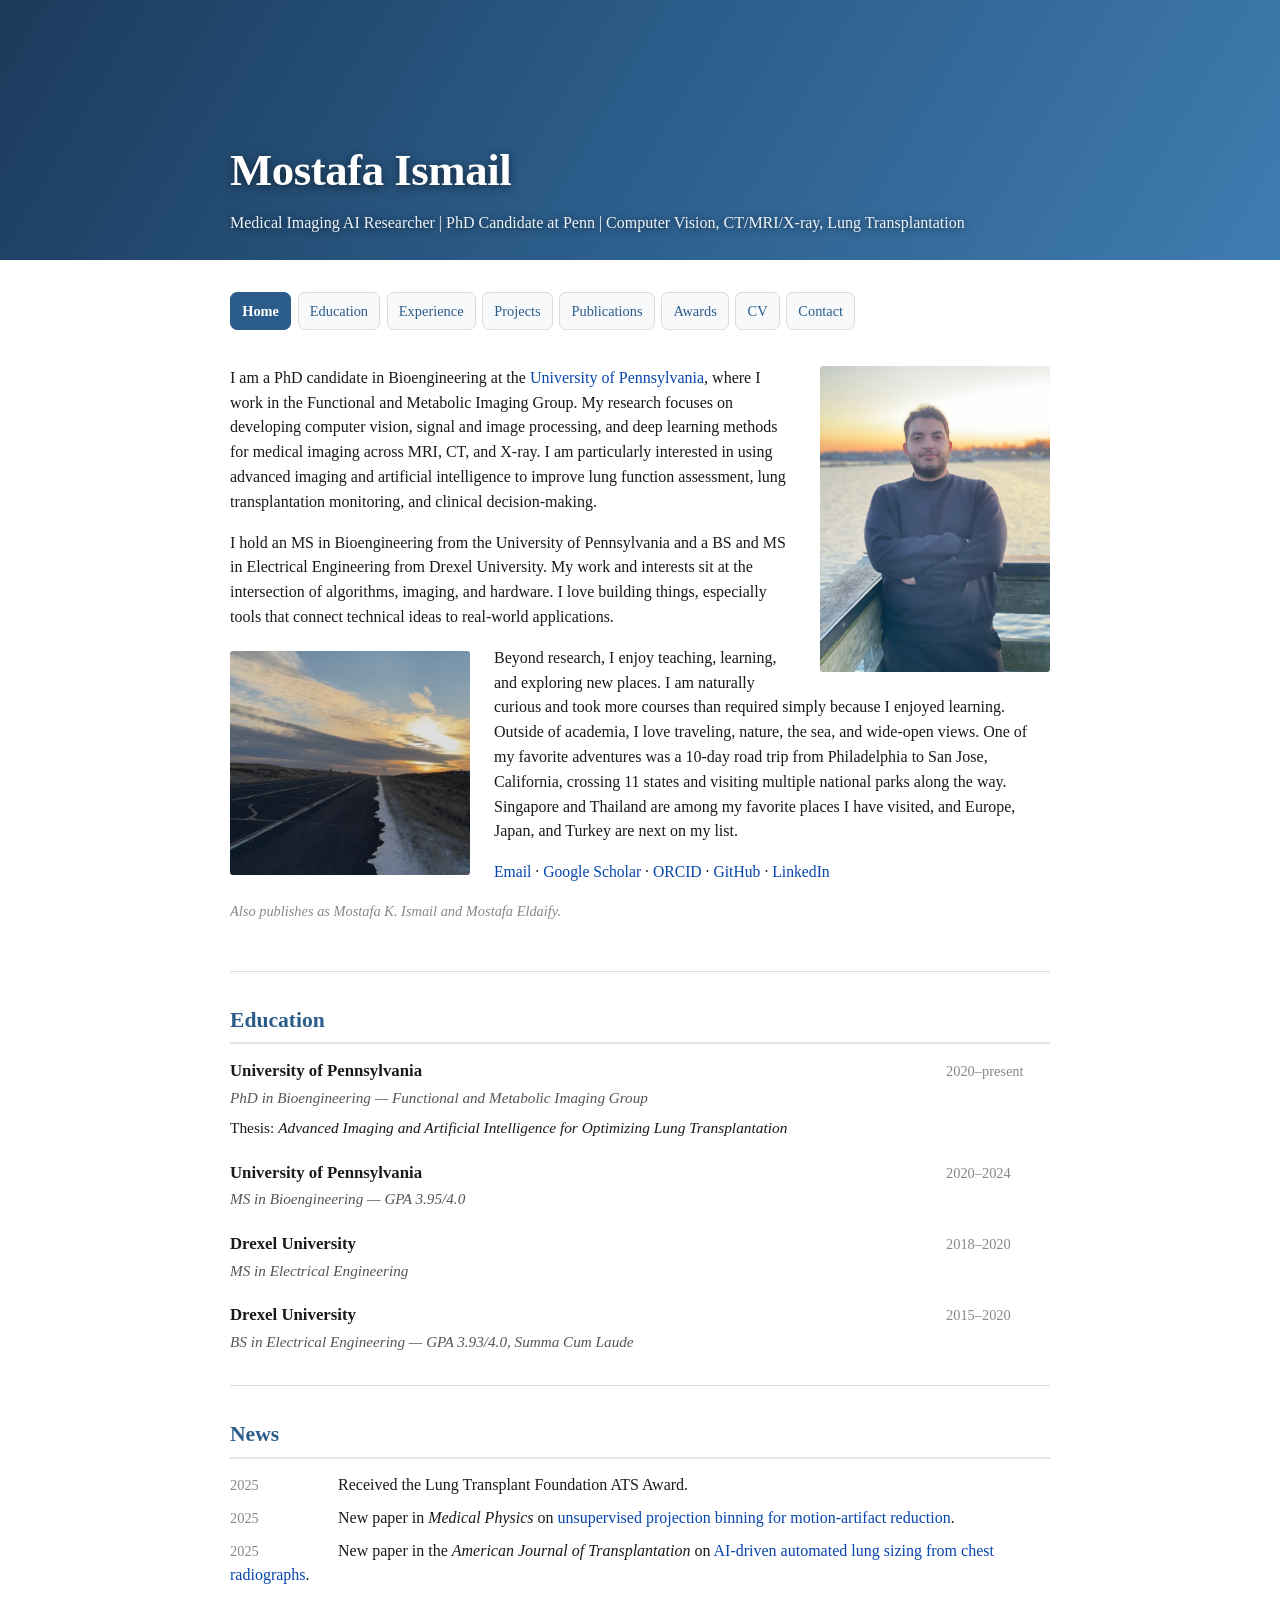
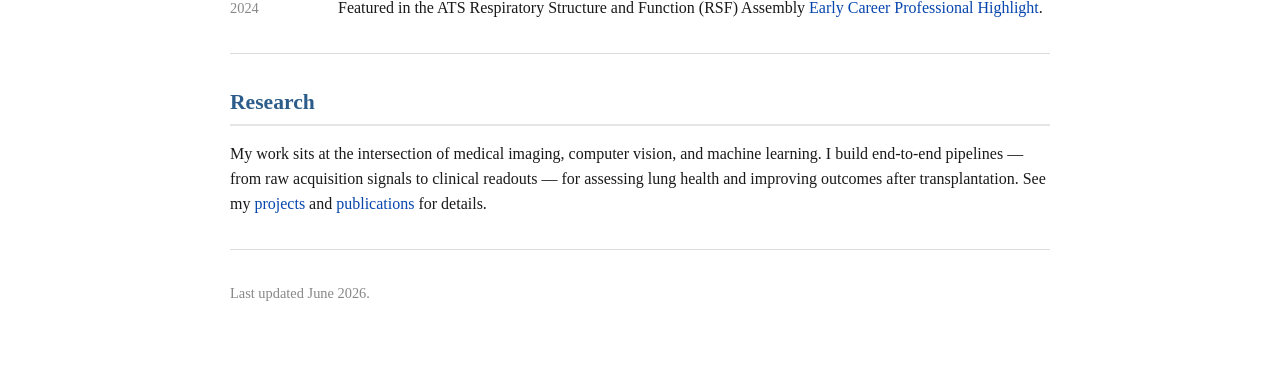
<file: index.html>
<!DOCTYPE html>
<html lang="en">
<head>
  <meta charset="UTF-8" />
  <meta name="viewport" content="width=device-width, initial-scale=1.0" />
  <title>Mostafa Ismail — University of Pennsylvania</title>
  <meta name="description" content="Mostafa Ismail — PhD candidate in Bioengineering at the University of Pennsylvania, working on AI and computer vision for medical imaging." />
  <link rel="canonical" href="https://mostafai.github.io/" />

  <!-- Open Graph / link previews -->
  <meta property="og:type" content="website" />
  <meta property="og:title" content="Mostafa Ismail" />
  <meta property="og:description" content="PhD candidate in Bioengineering at the University of Pennsylvania, working on AI and computer vision for medical imaging." />
  <meta property="og:url" content="https://mostafai.github.io/" />
  <meta property="og:image" content="https://mostafai.github.io/assets/profile.jpg" />
  <meta name="twitter:card" content="summary" />

  <link rel="stylesheet" href="style.css" />

  <script type="application/ld+json">
  {
    "@context": "https://schema.org",
    "@type": "Person",
    "name": "Mostafa Ismail",
    "alternateName": ["Mostafa K. Ismail", "Mostafa Eldaify"],
    "url": "https://mostafai.github.io/",
    "image": "https://mostafai.github.io/assets/profile.jpg",
    "email": "mostafai@seas.upenn.edu",
    "jobTitle": "PhD Candidate in Bioengineering",
    "affiliation": {
      "@type": "Organization",
      "name": "University of Pennsylvania"
    },
    "alumniOf": ["University of Pennsylvania", "Drexel University"],
    "sameAs": [
      "https://scholar.google.com/citations?user=9itkwWEAAAAJ",
      "https://orcid.org/0000-0002-5483-8613",
      "https://github.com/MostafaI",
      "https://www.linkedin.com/in/mostafaee/"
    ]
  }
  </script>
</head>
<body>
  <div class="cover">
    <div class="cover-inner">
      <h1>Mostafa Ismail</h1>
      <p class="tagline">Medical Imaging AI Researcher | PhD Candidate at Penn | Computer Vision, CT/MRI/X-ray, Lung Transplantation</p>
    </div>
  </div>
  <div class="wrap">

    <header>
      <nav>
        <a href="index.html" class="active">Home</a>
        <a href="education.html">Education</a>
        <a href="experience.html">Experience</a>
        <a href="projects.html">Projects</a>
        <a href="publications.html">Publications</a>
        <a href="awards.html">Awards</a>
        <a href="assets/cv.pdf" target="_blank" rel="noopener">CV</a>
        <a href="contact.html">Contact</a>
      </nav>
    </header>

    <section class="intro">
      <img class="photo" src="assets/profile.jpg" alt="Mostafa Ismail"
           onerror="this.onerror=null;this.src='data:image/svg+xml;utf8,&lt;svg xmlns=%22http://www.w3.org/2000/svg%22 width=%22165%22 height=%22200%22&gt;&lt;rect width=%22100%25%22 height=%22100%25%22 fill=%22%23e8e8e8%22/&gt;&lt;text x=%2250%25%22 y=%2250%25%22 font-family=%22sans-serif%22 font-size=%2213%22 fill=%22%23999%22 text-anchor=%22middle%22 dominant-baseline=%22middle%22&gt;photo&lt;/text&gt;&lt;/svg&gt;';" />
      <p>
        I am a PhD candidate in Bioengineering at the
        <a href="https://www.upenn.edu/">University of Pennsylvania</a>, where I
        work in the Functional and Metabolic Imaging Group. My research focuses
        on developing computer vision, signal and image processing, and deep
        learning methods for medical imaging across MRI, CT, and X-ray. I am
        particularly interested in using advanced imaging and artificial
        intelligence to improve lung function assessment, lung transplantation
        monitoring, and clinical decision-making.
      </p>
      <p>
        I hold an MS in Bioengineering from the University of Pennsylvania and a
        BS and MS in Electrical Engineering from Drexel University. My work and
        interests sit at the intersection of algorithms, imaging, and hardware.
        I love building things, especially tools that connect technical ideas to
        real-world applications.
      </p>
      <img class="travel-photo" src="assets/roadtrip.jpg" alt="Road trip from Philadelphia to San Jose"
           onerror="this.onerror=null;this.src='data:image/svg+xml;utf8,&lt;svg xmlns=%22http://www.w3.org/2000/svg%22 width=%22240%22 height=%22160%22&gt;&lt;rect width=%22100%25%22 height=%22100%25%22 fill=%22%23e8e8e8%22/&gt;&lt;text x=%2250%25%22 y=%2250%25%22 font-family=%22sans-serif%22 font-size=%2213%22 fill=%22%23999%22 text-anchor=%22middle%22 dominant-baseline=%22middle%22&gt;road trip photo&lt;/text&gt;&lt;/svg&gt;';" />
      <p>
        Beyond research, I enjoy teaching, learning, and exploring new places. I
        am naturally curious and took more courses than required simply because
        I enjoyed learning. Outside of academia, I love traveling, nature, the
        sea, and wide-open views. One of my favorite adventures was a 10-day road
        trip from Philadelphia to San Jose, California, crossing 11 states and
        visiting multiple national parks along the way. Singapore and Thailand
        are among my favorite places I have visited, and Europe, Japan, and
        Turkey are next on my list.
      </p>
      <p class="contact-links">
        <a href="mailto:mostafai@seas.upenn.edu">Email</a> &middot;
        <a href="https://scholar.google.com/citations?user=9itkwWEAAAAJ&amp;hl=en">Google&nbsp;Scholar</a> &middot;
        <a href="https://orcid.org/0000-0002-5483-8613">ORCID</a> &middot;
        <a href="https://github.com/MostafaI">GitHub</a> &middot;
        <a href="https://www.linkedin.com/in/mostafaee/">LinkedIn</a>
      </p>
      <p class="aka">Also publishes as Mostafa K. Ismail and Mostafa Eldaify.</p>
    </section>

    <hr />

    <section id="education">
      <h2>Education</h2>
      <div class="entry">
        <div class="entry-head"><h3>University of Pennsylvania</h3><span class="date">2020&ndash;present</span></div>
        <p class="org">PhD in Bioengineering &mdash; Functional and Metabolic Imaging Group</p>
        <p class="thesis">Thesis: <em>Advanced Imaging and Artificial Intelligence for Optimizing Lung Transplantation</em></p>
      </div>
      <div class="entry">
        <div class="entry-head"><h3>University of Pennsylvania</h3><span class="date">2020&ndash;2024</span></div>
        <p class="org">MS in Bioengineering &mdash; GPA 3.95/4.0</p>
      </div>
      <div class="entry">
        <div class="entry-head"><h3>Drexel University</h3><span class="date">2018&ndash;2020</span></div>
        <p class="org">MS in Electrical Engineering</p>
      </div>
      <div class="entry">
        <div class="entry-head"><h3>Drexel University</h3><span class="date">2015&ndash;2020</span></div>
        <p class="org">BS in Electrical Engineering &mdash; GPA 3.93/4.0, Summa Cum Laude</p>
      </div>
    </section>

    <hr />

    <section id="news">
      <h2>News</h2>
      <ul class="news">
        <li><span class="date">2025</span> Received the Lung Transplant Foundation ATS Award.</li>
        <li><span class="date">2025</span> New paper in <em>Medical Physics</em> on <a href="https://aapm.onlinelibrary.wiley.com/doi/abs/10.1002/mp.17762" target="_blank" rel="noopener">unsupervised projection binning for motion-artifact reduction</a>.</li>
        <li><span class="date">2025</span> New paper in the <em>American Journal of Transplantation</em> on <a href="https://www.sciencedirect.com/science/article/pii/S1600613524005240" target="_blank" rel="noopener">AI-driven automated lung sizing from chest radiographs</a>.</li>
        <li><span class="date">2024</span> Featured in the ATS Respiratory Structure and Function (RSF) Assembly <a href="https://craftprd1.blob.core.windows.net/documents/membership/assemblies/rsf/ecp-highlights/rsf-ecp-highlight-mismail.pdf" target="_blank" rel="noopener">Early Career Professional Highlight</a>.</li>
      </ul>
    </section>

    <hr />

    <section id="research">
      <h2>Research</h2>
      <p>
        My work sits at the intersection of medical imaging, computer vision,
        and machine learning. I build end-to-end pipelines &mdash; from raw
        acquisition signals to clinical readouts &mdash; for assessing lung
        health and improving outcomes after transplantation.
        See my <a href="projects.html">projects</a> and
        <a href="publications.html">publications</a> for details.
      </p>
    </section>

    <hr />

    <footer>
      <p>Last updated June 2026.</p>
    </footer>

  </div>
</body>
</html>
</file>
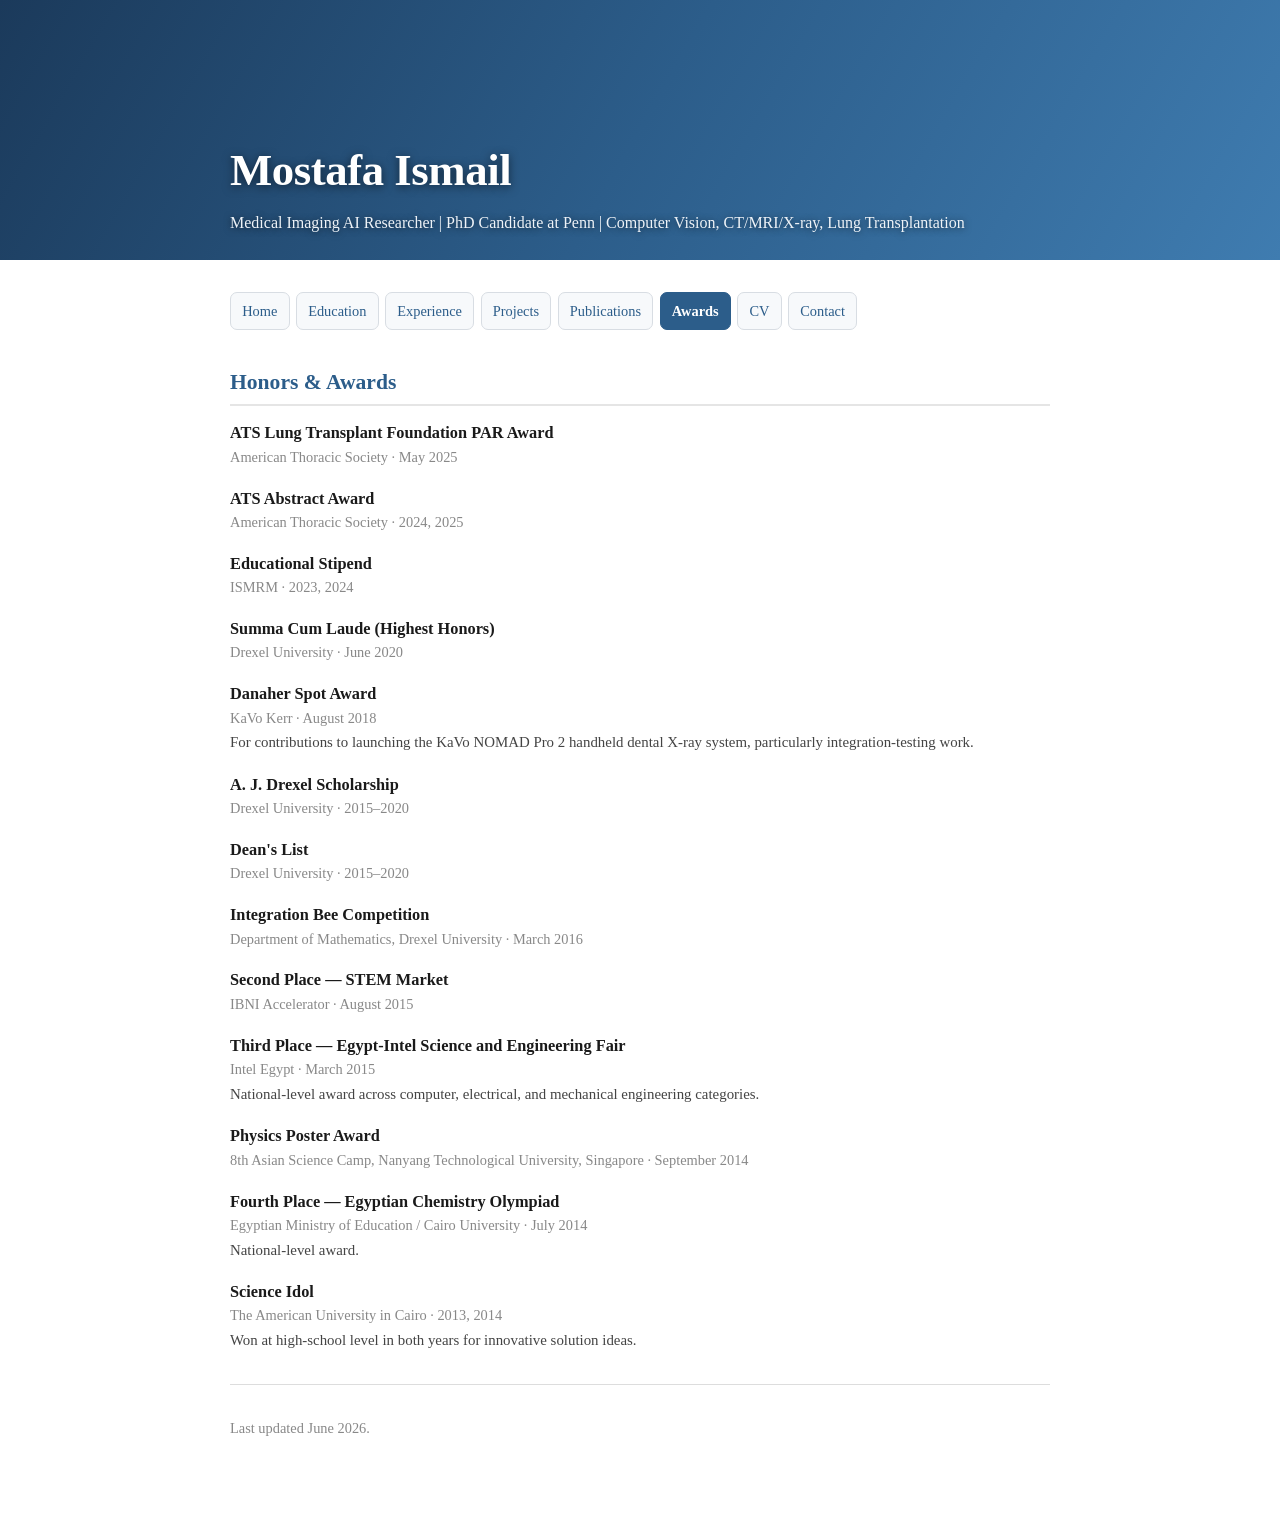
<file: awards.html>
<!DOCTYPE html>
<html lang="en">
<head>
  <meta charset="UTF-8" />
  <meta name="viewport" content="width=device-width, initial-scale=1.0" />
  <title>Awards — Mostafa Ismail</title>
  <meta name="description" content="Honors and awards received by Mostafa Ismail." />
  <link rel="stylesheet" href="style.css" />
</head>
<body>
  <div class="cover">
    <div class="cover-inner">
      <h1>Mostafa Ismail</h1>
      <p class="tagline">Medical Imaging AI Researcher | PhD Candidate at Penn | Computer Vision, CT/MRI/X-ray, Lung Transplantation</p>
    </div>
  </div>
  <div class="wrap">

    <header>
      <nav>
        <a href="index.html">Home</a>
        <a href="education.html">Education</a>
        <a href="experience.html">Experience</a>
        <a href="projects.html">Projects</a>
        <a href="publications.html">Publications</a>
        <a href="awards.html" class="active">Awards</a>
        <a href="assets/cv.pdf" target="_blank" rel="noopener">CV</a>
        <a href="contact.html">Contact</a>
      </nav>
    </header>

    <section id="awards">
      <h2>Honors &amp; Awards</h2>

      <div class="award">
        <div class="award-title">ATS Lung Transplant Foundation PAR Award</div>
        <div class="award-meta">American Thoracic Society &middot; May 2025</div>
      </div>

      <div class="award">
        <div class="award-title">ATS Abstract Award</div>
        <div class="award-meta">American Thoracic Society &middot; 2024, 2025</div>
      </div>

      <div class="award">
        <div class="award-title">Educational Stipend</div>
        <div class="award-meta">ISMRM &middot; 2023, 2024</div>
      </div>

      <div class="award">
        <div class="award-title">Summa Cum Laude (Highest Honors)</div>
        <div class="award-meta">Drexel University &middot; June 2020</div>
      </div>

      <div class="award">
        <div class="award-title">Danaher Spot Award</div>
        <div class="award-meta">KaVo Kerr &middot; August 2018</div>
        <div class="award-desc">For contributions to launching the KaVo NOMAD Pro 2 handheld dental X-ray system, particularly integration-testing work.</div>
      </div>

      <div class="award">
        <div class="award-title">A. J. Drexel Scholarship</div>
        <div class="award-meta">Drexel University &middot; 2015&ndash;2020</div>
      </div>

      <div class="award">
        <div class="award-title">Dean's List</div>
        <div class="award-meta">Drexel University &middot; 2015&ndash;2020</div>
      </div>

      <div class="award">
        <div class="award-title">Integration Bee Competition</div>
        <div class="award-meta">Department of Mathematics, Drexel University &middot; March 2016</div>
      </div>

      <div class="award">
        <div class="award-title">Second Place &mdash; STEM Market</div>
        <div class="award-meta">IBNI Accelerator &middot; August 2015</div>
      </div>

      <div class="award">
        <div class="award-title">Third Place &mdash; Egypt-Intel Science and Engineering Fair</div>
        <div class="award-meta">Intel Egypt &middot; March 2015</div>
        <div class="award-desc">National-level award across computer, electrical, and mechanical engineering categories.</div>
      </div>

      <div class="award">
        <div class="award-title">Physics Poster Award</div>
        <div class="award-meta">8th Asian Science Camp, Nanyang Technological University, Singapore &middot; September 2014</div>
      </div>

      <div class="award">
        <div class="award-title">Fourth Place &mdash; Egyptian Chemistry Olympiad</div>
        <div class="award-meta">Egyptian Ministry of Education / Cairo University &middot; July 2014</div>
        <div class="award-desc">National-level award.</div>
      </div>

      <div class="award">
        <div class="award-title">Science Idol</div>
        <div class="award-meta">The American University in Cairo &middot; 2013, 2014</div>
        <div class="award-desc">Won at high-school level in both years for innovative solution ideas.</div>
      </div>

    </section>

    <hr />

    <footer>
      <p>Last updated June 2026.</p>
    </footer>

  </div>
</body>
</html>
</file>
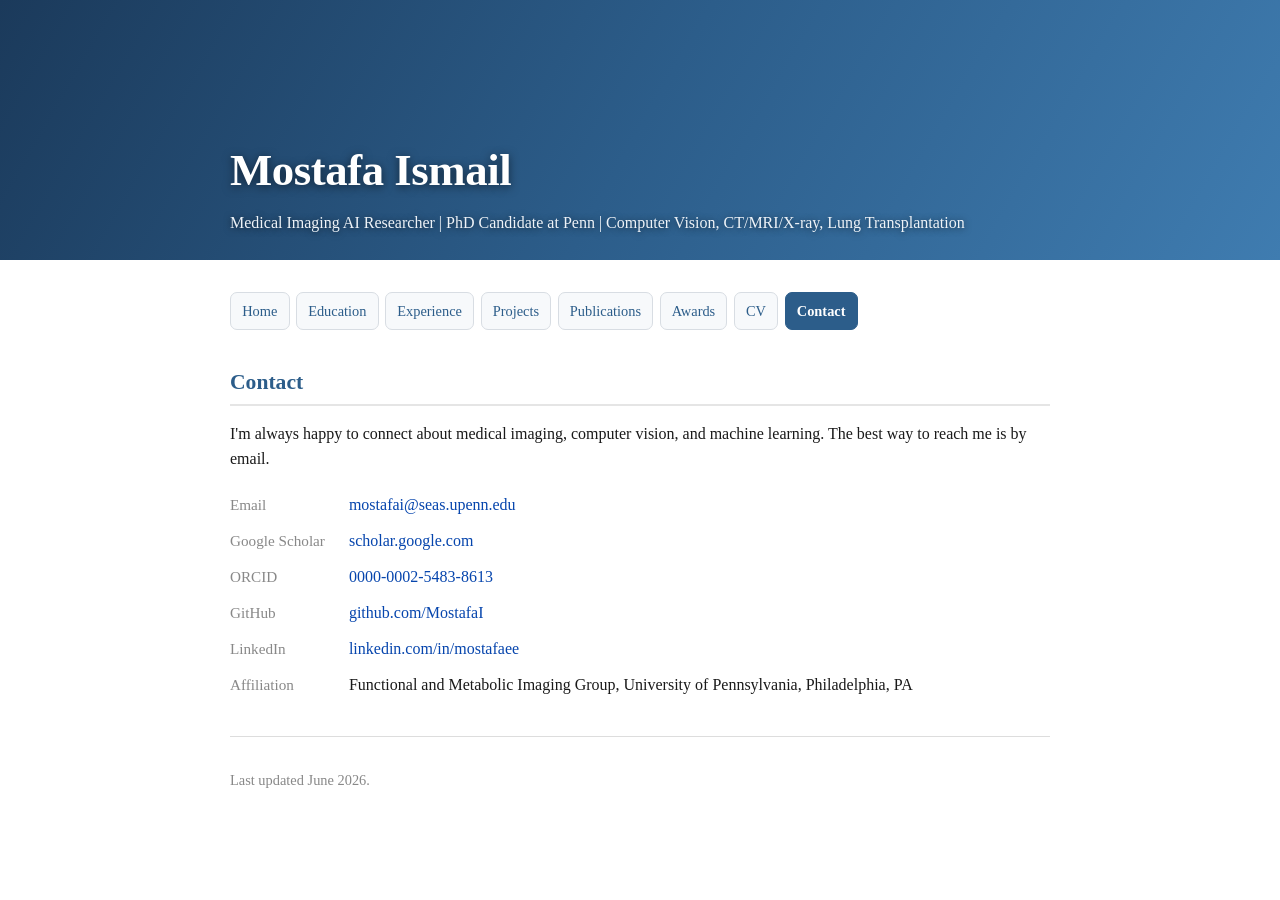
<file: contact.html>
<!DOCTYPE html>
<html lang="en">
<head>
  <meta charset="UTF-8" />
  <meta name="viewport" content="width=device-width, initial-scale=1.0" />
  <title>Contact — Mostafa Ismail</title>
  <meta name="description" content="Contact information for Mostafa Ismail." />
  <link rel="stylesheet" href="style.css" />
</head>
<body>
  <div class="cover">
    <div class="cover-inner">
      <h1>Mostafa Ismail</h1>
      <p class="tagline">Medical Imaging AI Researcher | PhD Candidate at Penn | Computer Vision, CT/MRI/X-ray, Lung Transplantation</p>
    </div>
  </div>
  <div class="wrap">

    <header>
      <nav>
        <a href="index.html">Home</a>
        <a href="education.html">Education</a>
        <a href="experience.html">Experience</a>
        <a href="projects.html">Projects</a>
        <a href="publications.html">Publications</a>
        <a href="awards.html">Awards</a>
        <a href="assets/cv.pdf" target="_blank" rel="noopener">CV</a>
        <a href="contact.html" class="active">Contact</a>
      </nav>
    </header>

    <section id="contact">
      <h2>Contact</h2>
      <p>
        I'm always happy to connect about medical imaging, computer vision,
        and machine learning. The best way to reach me is by email.
      </p>
      <table class="contact-table">
        <tr><td>Email</td><td><a href="mailto:mostafai@seas.upenn.edu">mostafai@seas.upenn.edu</a></td></tr>
        <tr><td>Google Scholar</td><td><a href="https://scholar.google.com/citations?user=9itkwWEAAAAJ&amp;hl=en">scholar.google.com</a></td></tr>
        <tr><td>ORCID</td><td><a href="https://orcid.org/0000-0002-5483-8613">0000-0002-5483-8613</a></td></tr>
        <tr><td>GitHub</td><td><a href="https://github.com/MostafaI">github.com/MostafaI</a></td></tr>
        <tr><td>LinkedIn</td><td><a href="https://www.linkedin.com/in/mostafaee/">linkedin.com/in/mostafaee</a></td></tr>
        <tr><td>Affiliation</td><td>Functional and Metabolic Imaging Group, University of Pennsylvania, Philadelphia, PA</td></tr>
      </table>
    </section>

    <hr />

    <footer>
      <p>Last updated June 2026.</p>
    </footer>

  </div>
</body>
</html>
</file>
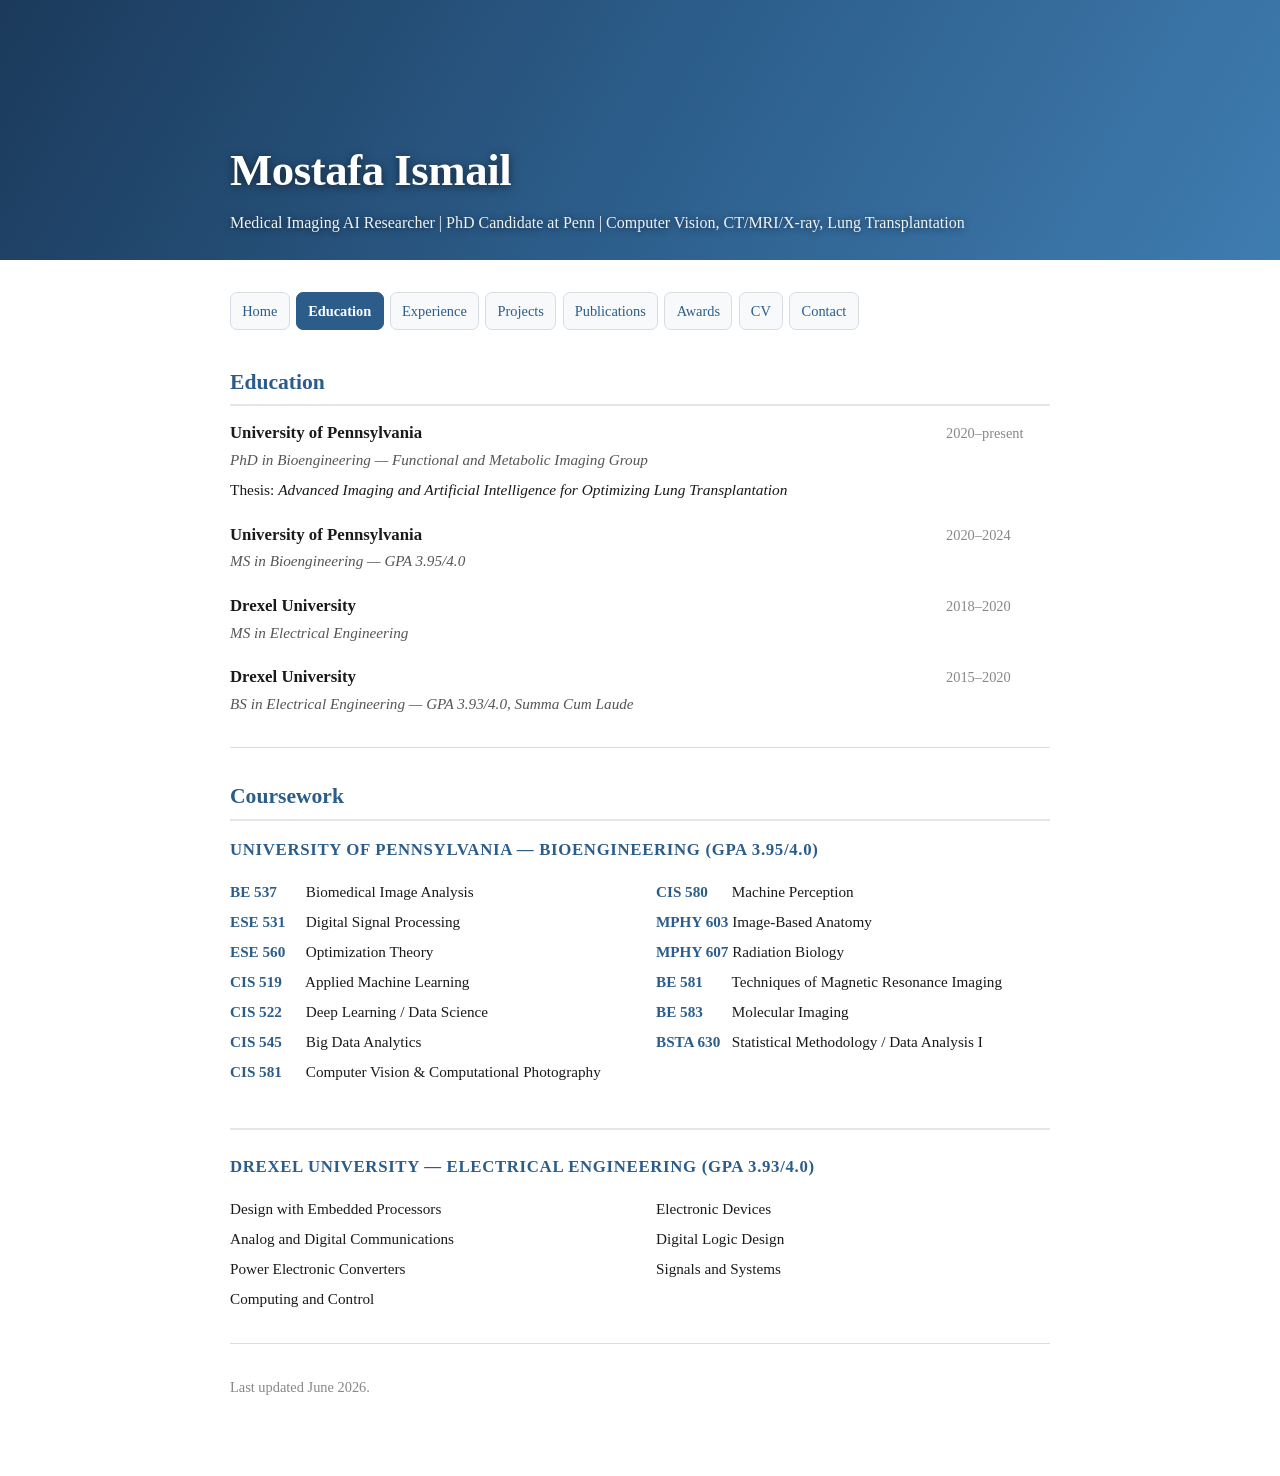
<file: education.html>
<!DOCTYPE html>
<html lang="en">
<head>
  <meta charset="UTF-8" />
  <meta name="viewport" content="width=device-width, initial-scale=1.0" />
  <title>Education — Mostafa Ismail</title>
  <meta name="description" content="Education and coursework of Mostafa Ismail." />
  <link rel="stylesheet" href="style.css" />
</head>
<body>
  <div class="cover">
    <div class="cover-inner">
      <h1>Mostafa Ismail</h1>
      <p class="tagline">Medical Imaging AI Researcher | PhD Candidate at Penn | Computer Vision, CT/MRI/X-ray, Lung Transplantation</p>
    </div>
  </div>
  <div class="wrap">

    <header>
      <nav>
        <a href="index.html">Home</a>
        <a href="education.html" class="active">Education</a>
        <a href="experience.html">Experience</a>
        <a href="projects.html">Projects</a>
        <a href="publications.html">Publications</a>
        <a href="awards.html">Awards</a>
        <a href="assets/cv.pdf" target="_blank" rel="noopener">CV</a>
        <a href="contact.html">Contact</a>
      </nav>
    </header>

    <section id="degrees">
      <h2>Education</h2>

      <div class="entry">
        <div class="entry-head"><h3>University of Pennsylvania</h3><span class="date">2020&ndash;present</span></div>
        <p class="org">PhD in Bioengineering &mdash; Functional and Metabolic Imaging Group</p>
        <p class="thesis">Thesis: <em>Advanced Imaging and Artificial Intelligence for Optimizing Lung Transplantation</em></p>
      </div>

      <div class="entry">
        <div class="entry-head"><h3>University of Pennsylvania</h3><span class="date">2020&ndash;2024</span></div>
        <p class="org">MS in Bioengineering &mdash; GPA 3.95/4.0</p>
      </div>

      <div class="entry">
        <div class="entry-head"><h3>Drexel University</h3><span class="date">2018&ndash;2020</span></div>
        <p class="org">MS in Electrical Engineering</p>
      </div>

      <div class="entry">
        <div class="entry-head"><h3>Drexel University</h3><span class="date">2015&ndash;2020</span></div>
        <p class="org">BS in Electrical Engineering &mdash; GPA 3.93/4.0, Summa Cum Laude</p>
      </div>
    </section>

    <hr />

    <section id="coursework">
      <h2>Coursework</h2>

      <h3 class="sub">University of Pennsylvania &mdash; Bioengineering (GPA 3.95/4.0)</h3>
      <ul class="courses">
        <li><span class="code">BE 537</span> Biomedical Image Analysis</li>
        <li><span class="code">ESE 531</span> Digital Signal Processing</li>
        <li><span class="code">ESE 560</span> Optimization Theory</li>
        <li><span class="code">CIS 519</span> Applied Machine Learning</li>
        <li><span class="code">CIS 522</span> Deep Learning / Data Science</li>
        <li><span class="code">CIS 545</span> Big Data Analytics</li>
        <li><span class="code">CIS 581</span> Computer Vision &amp; Computational Photography</li>
        <li><span class="code">CIS 580</span> Machine Perception</li>
        <li><span class="code">MPHY 603</span> Image-Based Anatomy</li>
        <li><span class="code">MPHY 607</span> Radiation Biology</li>
        <li><span class="code">BE 581</span> Techniques of Magnetic Resonance Imaging</li>
        <li><span class="code">BE 583</span> Molecular Imaging</li>
        <li><span class="code">BSTA 630</span> Statistical Methodology / Data Analysis I</li>
      </ul>

      <h3 class="sub">Drexel University &mdash; Electrical Engineering (GPA 3.93/4.0)</h3>
      <ul class="courses">
        <li>Design with Embedded Processors</li>
        <li>Analog and Digital Communications</li>
        <li>Power Electronic Converters</li>
        <li>Computing and Control</li>
        <li>Electronic Devices</li>
        <li>Digital Logic Design</li>
        <li>Signals and Systems</li>
      </ul>
    </section>

    <hr />

    <footer>
      <p>Last updated June 2026.</p>
    </footer>

  </div>
</body>
</html>
</file>
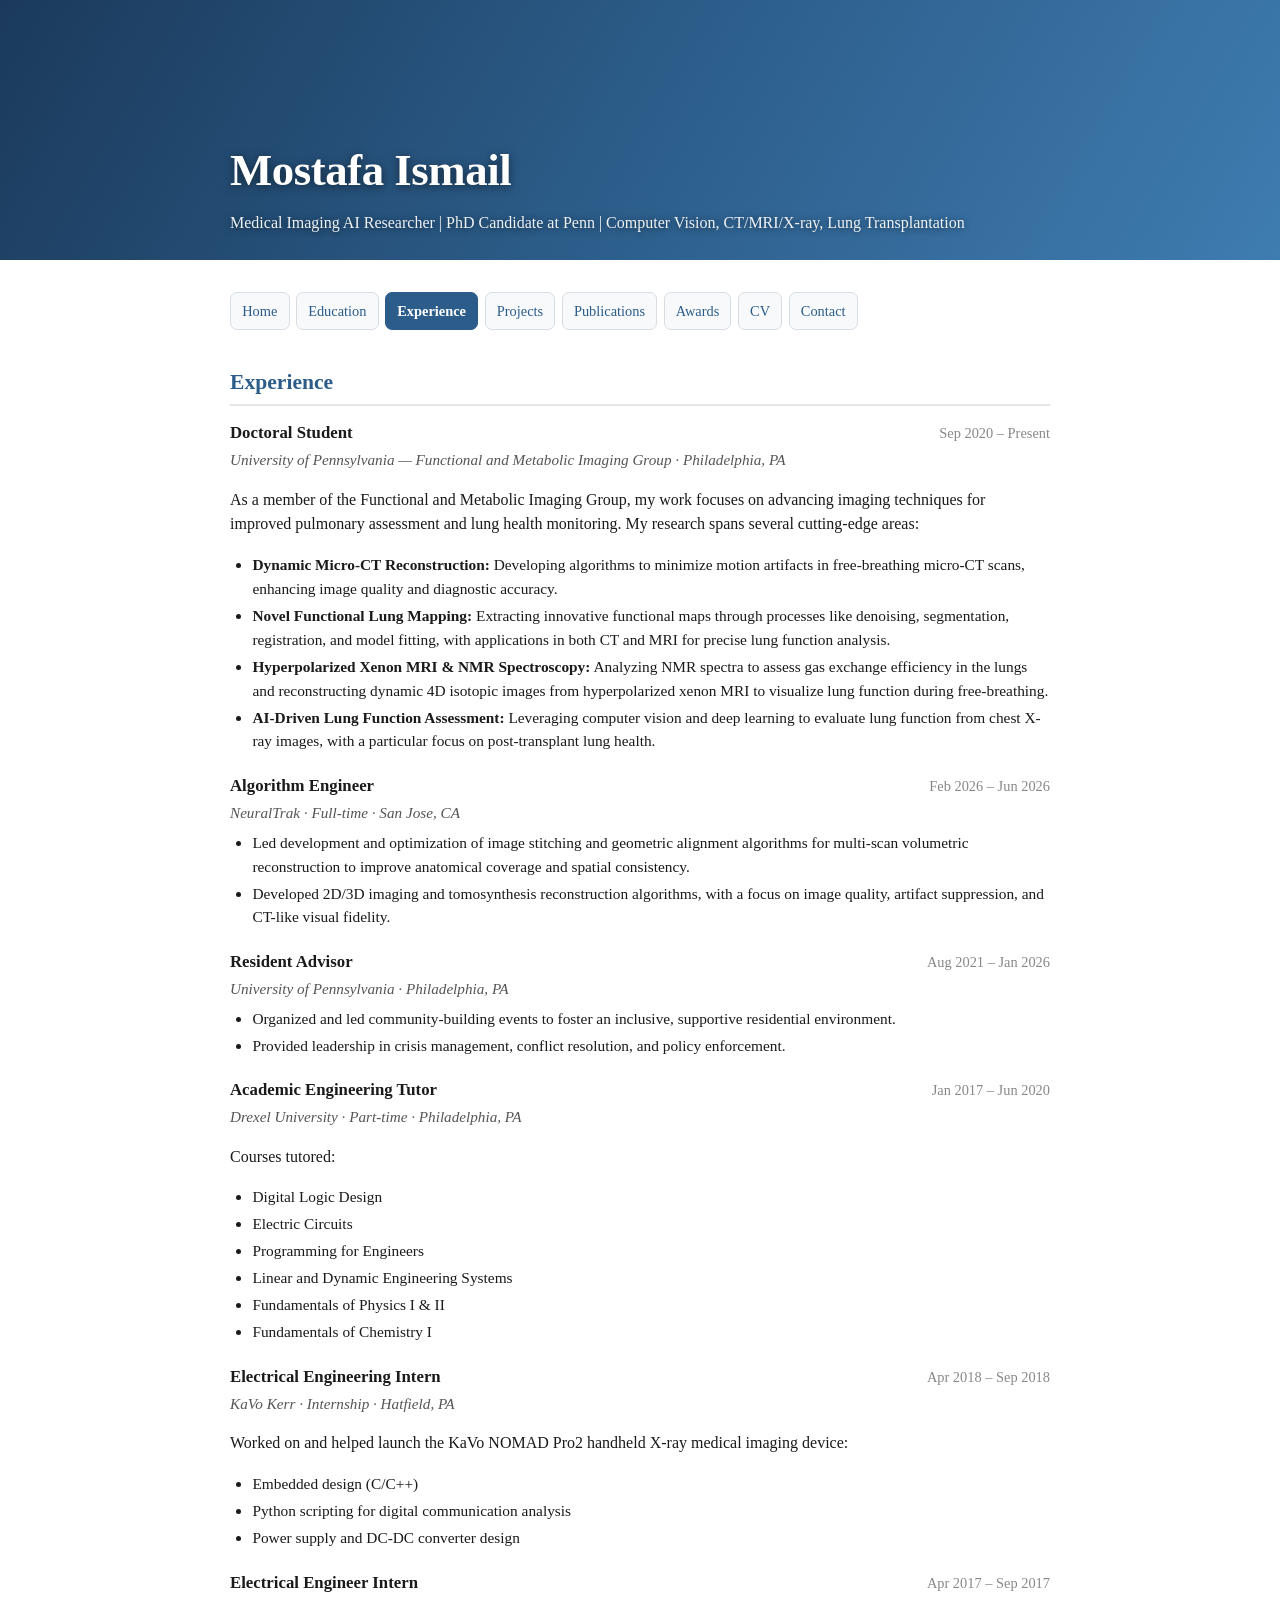
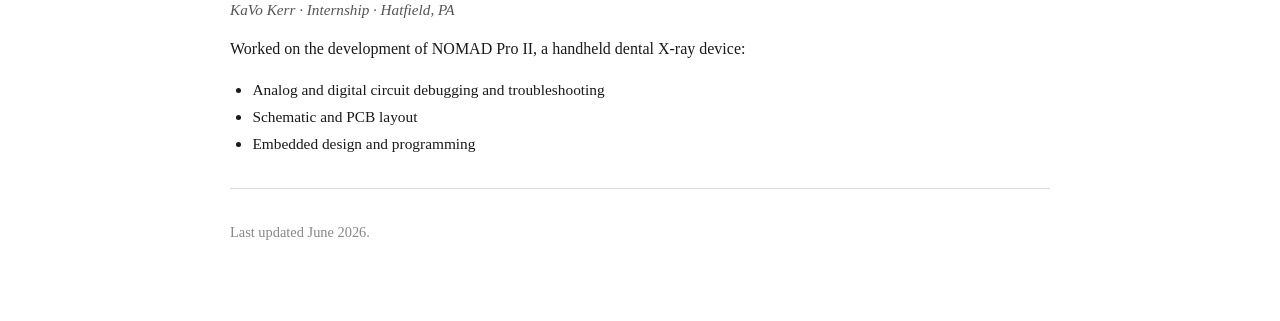
<file: experience.html>
<!DOCTYPE html>
<html lang="en">
<head>
  <meta charset="UTF-8" />
  <meta name="viewport" content="width=device-width, initial-scale=1.0" />
  <title>Experience — Mostafa Ismail</title>
  <meta name="description" content="Professional and research experience of Mostafa Ismail." />
  <link rel="stylesheet" href="style.css" />
</head>
<body>
  <div class="cover">
    <div class="cover-inner">
      <h1>Mostafa Ismail</h1>
      <p class="tagline">Medical Imaging AI Researcher | PhD Candidate at Penn | Computer Vision, CT/MRI/X-ray, Lung Transplantation</p>
    </div>
  </div>
  <div class="wrap">

    <header>
      <nav>
        <a href="index.html">Home</a>
        <a href="education.html">Education</a>
        <a href="experience.html" class="active">Experience</a>
        <a href="projects.html">Projects</a>
        <a href="publications.html">Publications</a>
        <a href="awards.html">Awards</a>
        <a href="assets/cv.pdf" target="_blank" rel="noopener">CV</a>
        <a href="contact.html">Contact</a>
      </nav>
    </header>

    <section id="experience">
      <h2>Experience</h2>

      <div class="entry">
        <div class="entry-head"><h3>Doctoral Student</h3><span class="date">Sep 2020 &ndash; Present</span></div>
        <p class="org">University of Pennsylvania &mdash; Functional and Metabolic Imaging Group &middot; Philadelphia, PA</p>
        <p>
          As a member of the Functional and Metabolic Imaging Group, my work
          focuses on advancing imaging techniques for improved pulmonary
          assessment and lung health monitoring. My research spans several
          cutting-edge areas:
        </p>
        <ul>
          <li><strong>Dynamic Micro-CT Reconstruction:</strong> Developing algorithms to minimize motion artifacts in free-breathing micro-CT scans, enhancing image quality and diagnostic accuracy.</li>
          <li><strong>Novel Functional Lung Mapping:</strong> Extracting innovative functional maps through processes like denoising, segmentation, registration, and model fitting, with applications in both CT and MRI for precise lung function analysis.</li>
          <li><strong>Hyperpolarized Xenon MRI &amp; NMR Spectroscopy:</strong> Analyzing NMR spectra to assess gas exchange efficiency in the lungs and reconstructing dynamic 4D isotopic images from hyperpolarized xenon MRI to visualize lung function during free-breathing.</li>
          <li><strong>AI-Driven Lung Function Assessment:</strong> Leveraging computer vision and deep learning to evaluate lung function from chest X-ray images, with a particular focus on post-transplant lung health.</li>
        </ul>
      </div>

      <div class="entry">
        <div class="entry-head"><h3>Algorithm Engineer</h3><span class="date">Feb 2026 &ndash; Jun 2026</span></div>
        <p class="org">NeuralTrak &middot; Full-time &middot; San Jose, CA</p>
        <ul>
          <li>Led development and optimization of image stitching and geometric alignment algorithms for multi-scan volumetric reconstruction to improve anatomical coverage and spatial consistency.</li>
          <li>Developed 2D/3D imaging and tomosynthesis reconstruction algorithms, with a focus on image quality, artifact suppression, and CT-like visual fidelity.</li>
        </ul>
      </div>

      <div class="entry">
        <div class="entry-head"><h3>Resident Advisor</h3><span class="date">Aug 2021 &ndash; Jan 2026</span></div>
        <p class="org">University of Pennsylvania &middot; Philadelphia, PA</p>
        <ul>
          <li>Organized and led community-building events to foster an inclusive, supportive residential environment.</li>
          <li>Provided leadership in crisis management, conflict resolution, and policy enforcement.</li>
        </ul>
      </div>

      <div class="entry">
        <div class="entry-head"><h3>Academic Engineering Tutor</h3><span class="date">Jan 2017 &ndash; Jun 2020</span></div>
        <p class="org">Drexel University &middot; Part-time &middot; Philadelphia, PA</p>
        <p>Courses tutored:</p>
        <ul>
          <li>Digital Logic Design</li>
          <li>Electric Circuits</li>
          <li>Programming for Engineers</li>
          <li>Linear and Dynamic Engineering Systems</li>
          <li>Fundamentals of Physics I &amp; II</li>
          <li>Fundamentals of Chemistry I</li>
        </ul>
      </div>

      <div class="entry">
        <div class="entry-head"><h3>Electrical Engineering Intern</h3><span class="date">Apr 2018 &ndash; Sep 2018</span></div>
        <p class="org">KaVo Kerr &middot; Internship &middot; Hatfield, PA</p>
        <p>Worked on and helped launch the KaVo NOMAD Pro2 handheld X-ray medical imaging device:</p>
        <ul>
          <li>Embedded design (C/C++)</li>
          <li>Python scripting for digital communication analysis</li>
          <li>Power supply and DC-DC converter design</li>
        </ul>
      </div>

      <div class="entry">
        <div class="entry-head"><h3>Electrical Engineer Intern</h3><span class="date">Apr 2017 &ndash; Sep 2017</span></div>
        <p class="org">KaVo Kerr &middot; Internship &middot; Hatfield, PA</p>
        <p>Worked on the development of NOMAD Pro II, a handheld dental X-ray device:</p>
        <ul>
          <li>Analog and digital circuit debugging and troubleshooting</li>
          <li>Schematic and PCB layout</li>
          <li>Embedded design and programming</li>
        </ul>
      </div>

    </section>

    <hr />

    <footer>
      <p>Last updated June 2026.</p>
    </footer>

  </div>
</body>
</html>
</file>
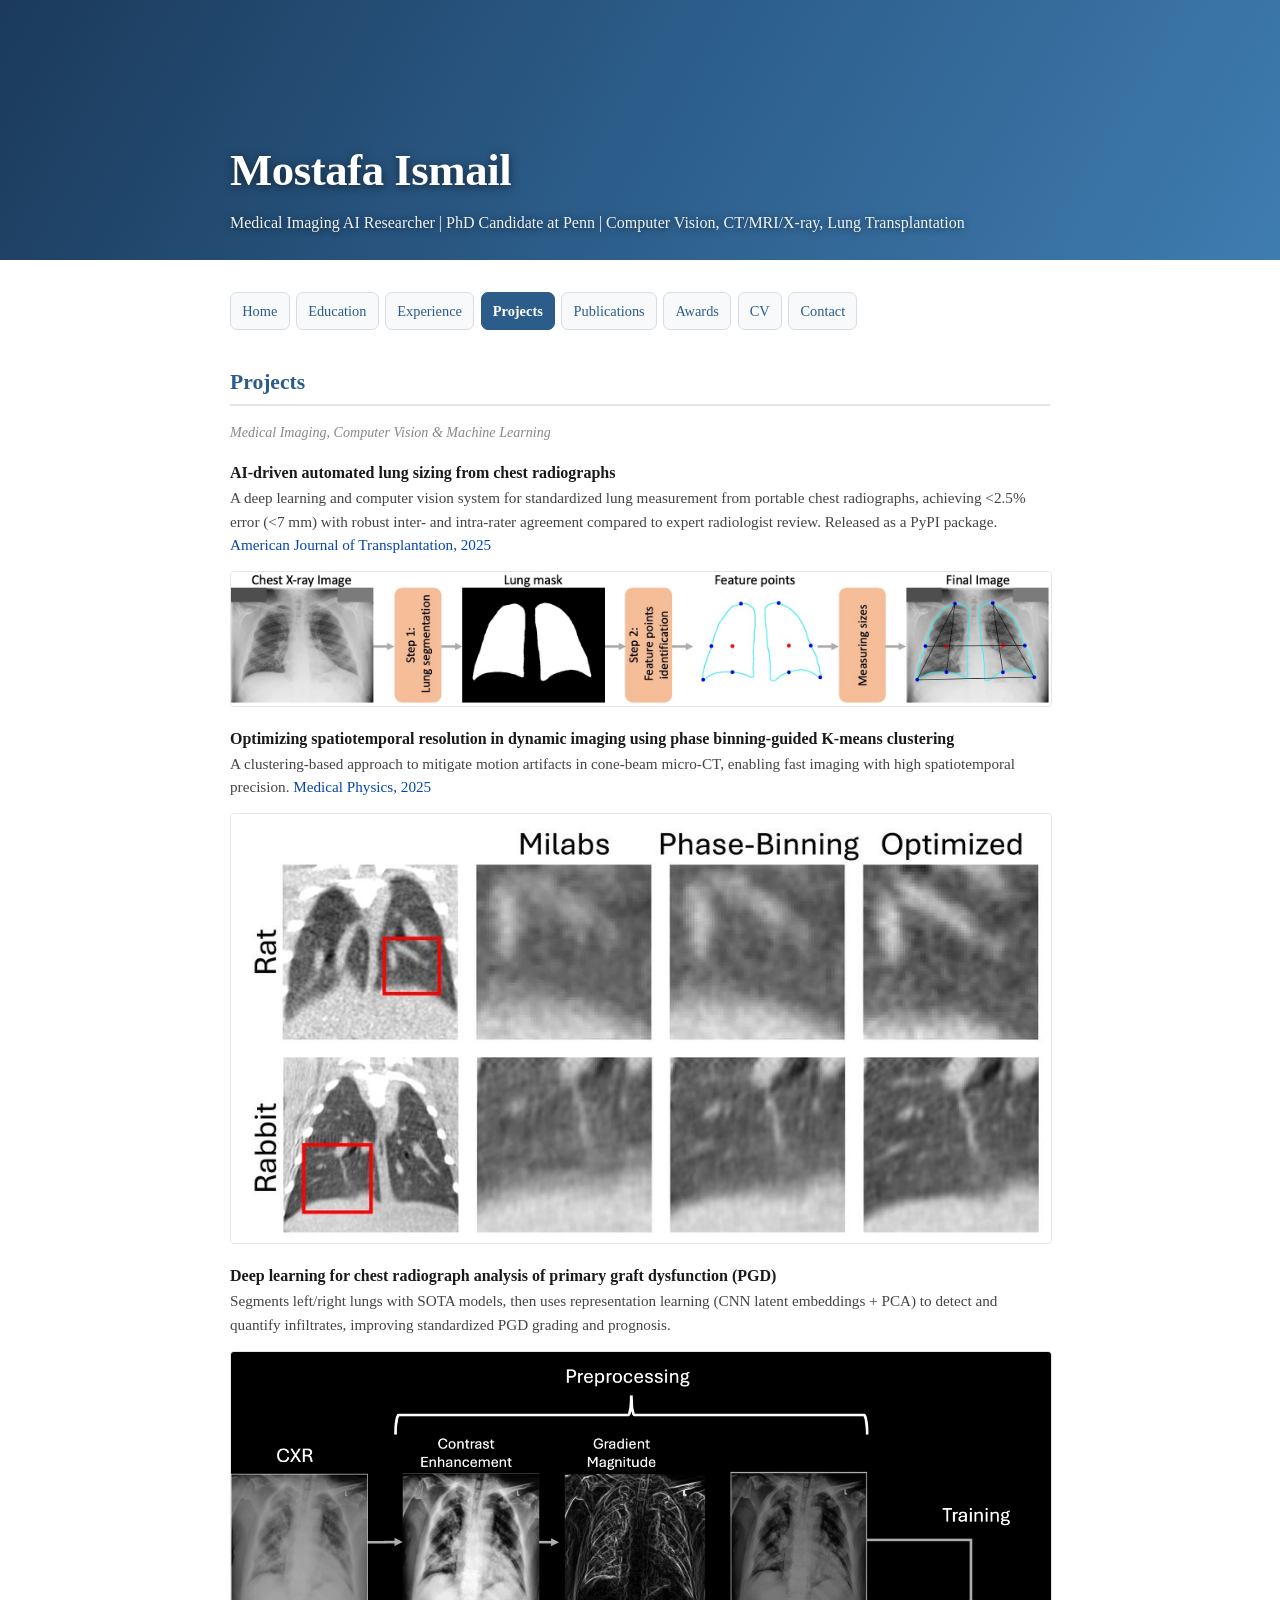
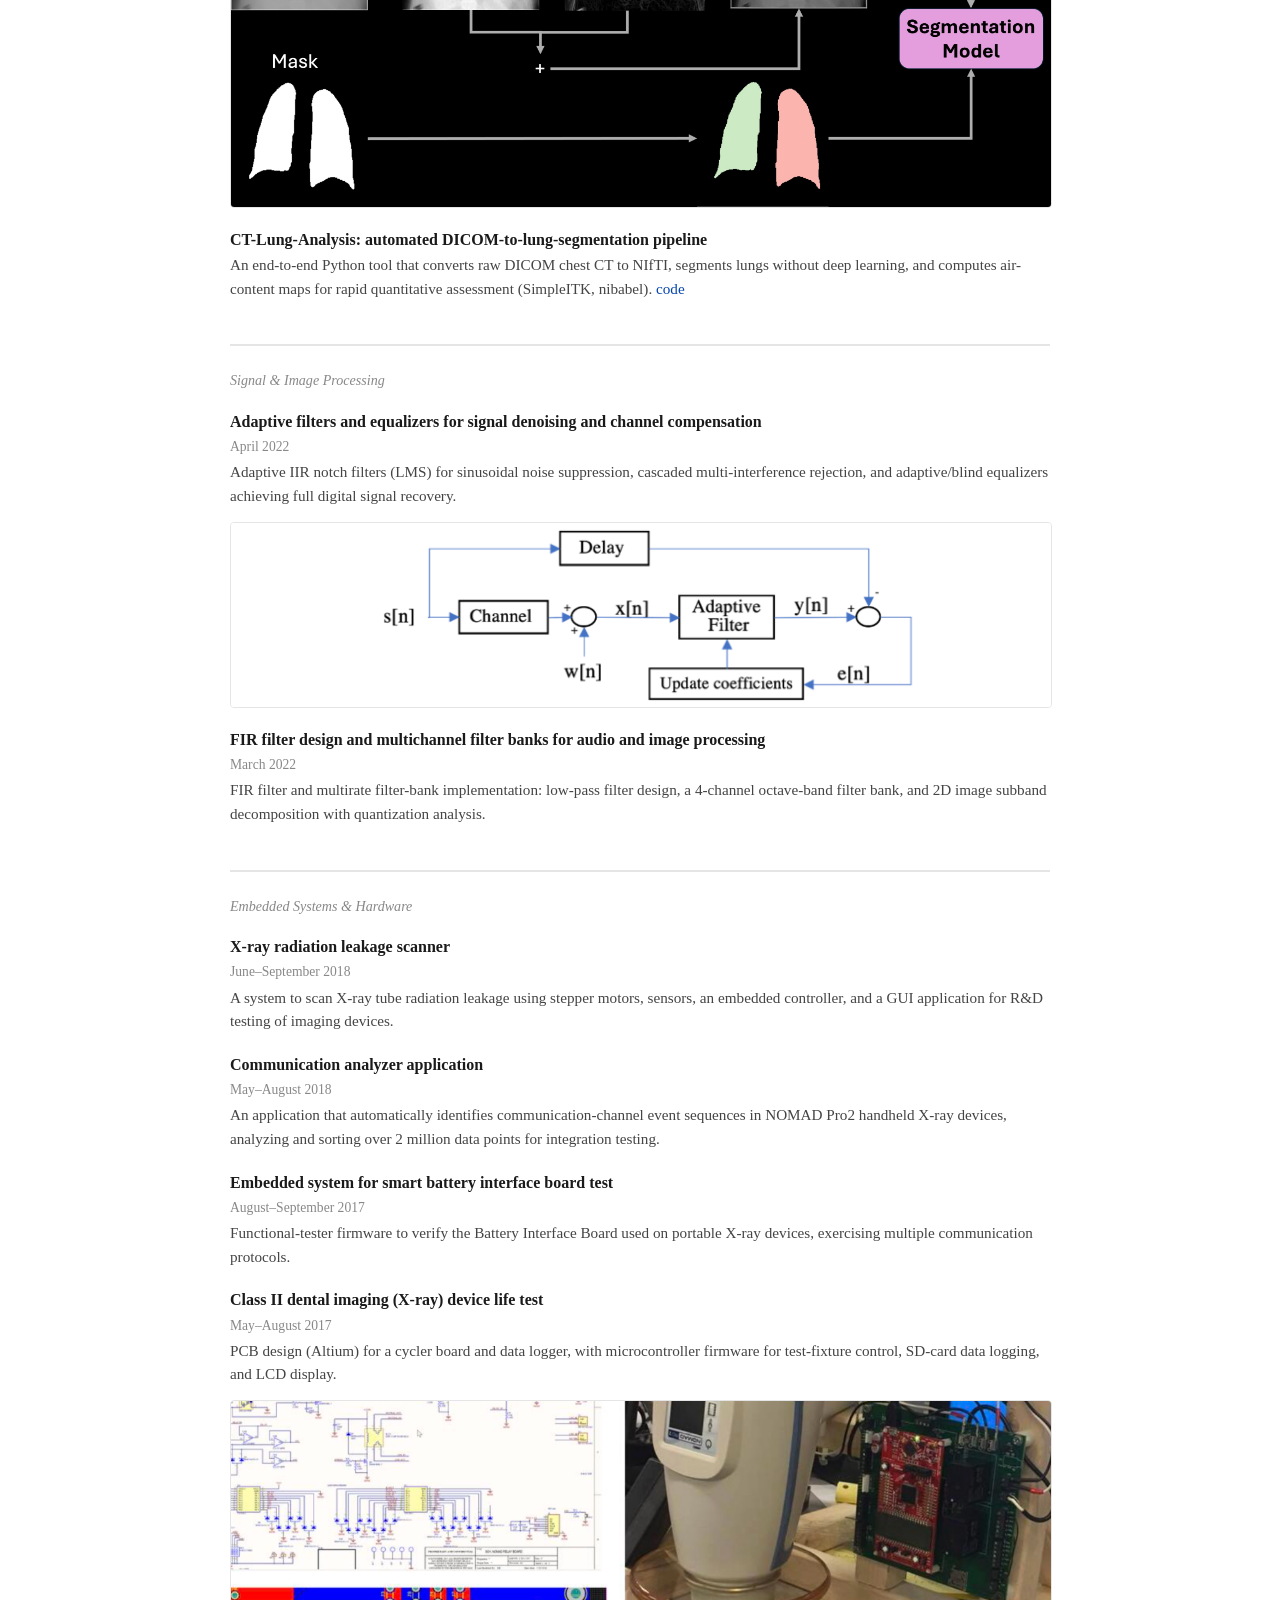
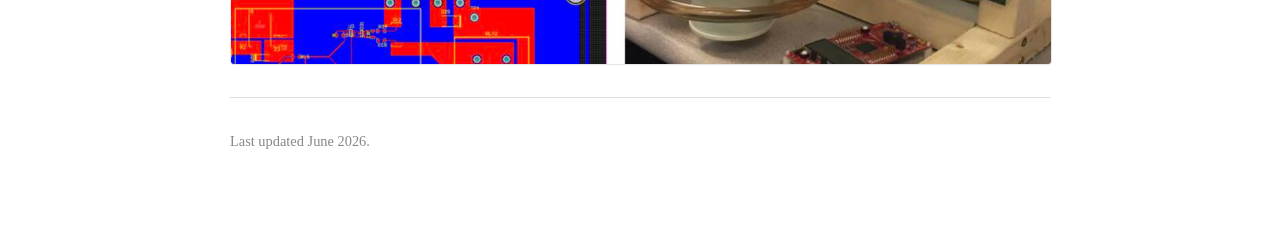
<file: projects.html>
<!DOCTYPE html>
<html lang="en">
<head>
  <meta charset="UTF-8" />
  <meta name="viewport" content="width=device-width, initial-scale=1.0" />
  <title>Projects — Mostafa Ismail</title>
  <meta name="description" content="Research and engineering projects by Mostafa Ismail in medical imaging, computer vision, machine learning, signal processing, and embedded systems." />
  <link rel="stylesheet" href="style.css" />
</head>
<body>
  <div class="cover">
    <div class="cover-inner">
      <h1>Mostafa Ismail</h1>
      <p class="tagline">Medical Imaging AI Researcher | PhD Candidate at Penn | Computer Vision, CT/MRI/X-ray, Lung Transplantation</p>
    </div>
  </div>
  <div class="wrap">

    <header>
      <nav>
        <a href="index.html">Home</a>
        <a href="education.html">Education</a>
        <a href="experience.html">Experience</a>
        <a href="projects.html" class="active">Projects</a>
        <a href="publications.html">Publications</a>
        <a href="awards.html">Awards</a>
        <a href="assets/cv.pdf" target="_blank" rel="noopener">CV</a>
        <a href="contact.html">Contact</a>
      </nav>
    </header>

    <section id="projects">
      <h2>Projects</h2>

      <h3 class="sub">Medical Imaging, Computer Vision &amp; Machine Learning</h3>

      <div class="pub">
        <div class="pub-title">AI-driven automated lung sizing from chest radiographs</div>
        <div class="pub-venue">
          A deep learning and computer vision system for standardized lung
          measurement from portable chest radiographs, achieving &lt;2.5% error
          (&lt;7 mm) with robust inter- and intra-rater agreement compared to
          expert radiologist review. Released as a PyPI package.
          <a href="https://www.sciencedirect.com/science/article/pii/S1600613524005240" target="_blank" rel="noopener">American Journal of Transplantation, 2025</a>
        </div>
        <img class="project-figure" src="assets/lung-sizing.jpg" alt="Automated lung measurements from chest radiographs" />
      </div>

      <div class="pub">
        <div class="pub-title">Optimizing spatiotemporal resolution in dynamic imaging using phase binning-guided K-means clustering</div>
        <div class="pub-venue">
          A clustering-based approach to mitigate motion artifacts in cone-beam
          micro-CT, enabling fast imaging with high spatiotemporal precision.
          <a href="https://aapm.onlinelibrary.wiley.com/doi/abs/10.1002/mp.17762" target="_blank" rel="noopener">Medical Physics, 2025</a>
        </div>
        <img class="project-figure" src="assets/clustering.jpg" alt="Phase binning-guided K-means clustering" />
      </div>

      <div class="pub">
        <div class="pub-title">Deep learning for chest radiograph analysis of primary graft dysfunction (PGD)</div>
        <div class="pub-venue">
          Segments left/right lungs with SOTA models, then uses representation
          learning (CNN latent embeddings + PCA) to detect and quantify
          infiltrates, improving standardized PGD grading and prognosis.
        </div>
        <img class="project-figure" src="assets/pgd.jpg" alt="Deep learning for primary graft dysfunction grading" />
      </div>

      <div class="pub">
        <div class="pub-title">CT-Lung-Analysis: automated DICOM-to-lung-segmentation pipeline</div>
        <div class="pub-venue">
          An end-to-end Python tool that converts raw DICOM chest CT to NIfTI,
          segments lungs without deep learning, and computes air-content maps
          for rapid quantitative assessment (SimpleITK, nibabel).
          <a href="https://github.com/MostafaI">code</a>
        </div>
      </div>

      <h3 class="sub">Signal &amp; Image Processing</h3>

      <div class="pub">
        <div class="pub-title">Adaptive filters and equalizers for signal denoising and channel compensation</div>
        <div class="pub-date">April 2022</div>
        <div class="pub-venue">
          Adaptive IIR notch filters (LMS) for sinusoidal noise suppression,
          cascaded multi-interference rejection, and adaptive/blind equalizers
          achieving full digital signal recovery.
        </div>
        <img class="project-figure" src="assets/fir.png" alt="Adaptive filters and equalizers" />
      </div>

      <div class="pub">
        <div class="pub-title">FIR filter design and multichannel filter banks for audio and image processing</div>
        <div class="pub-date">March 2022</div>
        <div class="pub-venue">
          FIR filter and multirate filter-bank implementation: low-pass filter
          design, a 4-channel octave-band filter bank, and 2D image subband
          decomposition with quantization analysis.
        </div>
      </div>

      <h3 class="sub">Embedded Systems &amp; Hardware</h3>

      <div class="pub">
        <div class="pub-title">X-ray radiation leakage scanner</div>
        <div class="pub-date">June&ndash;September 2018</div>
        <div class="pub-venue">
          A system to scan X-ray tube radiation leakage using stepper motors,
          sensors, an embedded controller, and a GUI application for R&amp;D
          testing of imaging devices.
        </div>
      </div>

      <div class="pub">
        <div class="pub-title">Communication analyzer application</div>
        <div class="pub-date">May&ndash;August 2018</div>
        <div class="pub-venue">
          An application that automatically identifies communication-channel
          event sequences in NOMAD Pro2 handheld X-ray devices, analyzing and
          sorting over 2 million data points for integration testing.
        </div>
      </div>

      <div class="pub">
        <div class="pub-title">Embedded system for smart battery interface board test</div>
        <div class="pub-date">August&ndash;September 2017</div>
        <div class="pub-venue">
          Functional-tester firmware to verify the Battery Interface Board used
          on portable X-ray devices, exercising multiple communication protocols.
        </div>
      </div>

      <div class="pub">
        <div class="pub-title">Class II dental imaging (X-ray) device life test</div>
        <div class="pub-date">May&ndash;August 2017</div>
        <div class="pub-venue">
          PCB design (Altium) for a cycler board and data logger, with
          microcontroller firmware for test-fixture control, SD-card data
          logging, and LCD display.
        </div>
        <img class="project-figure" src="assets/fixture.png" alt="Class II dental X-ray device life-test fixture" />
      </div>

    </section>

    <hr />

    <footer>
      <p>Last updated June 2026.</p>
    </footer>

  </div>
</body>
</html>
</file>
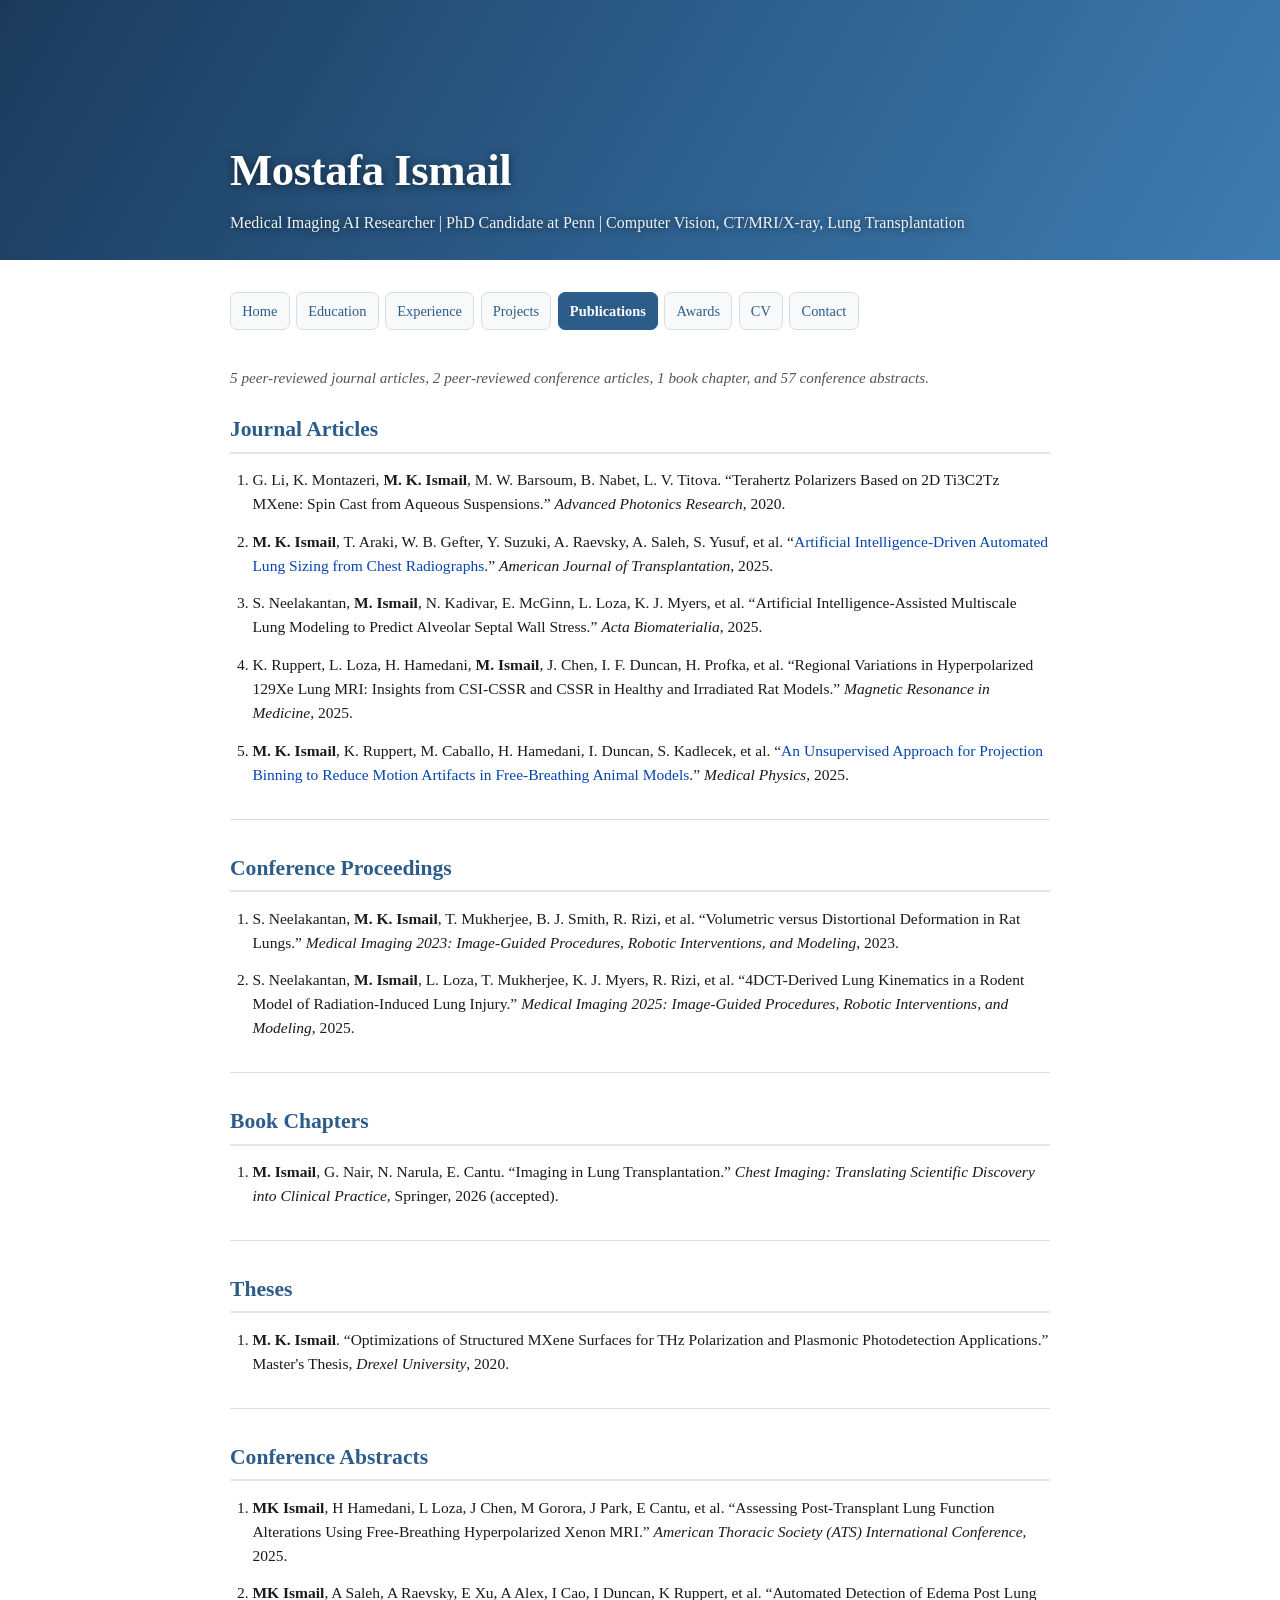
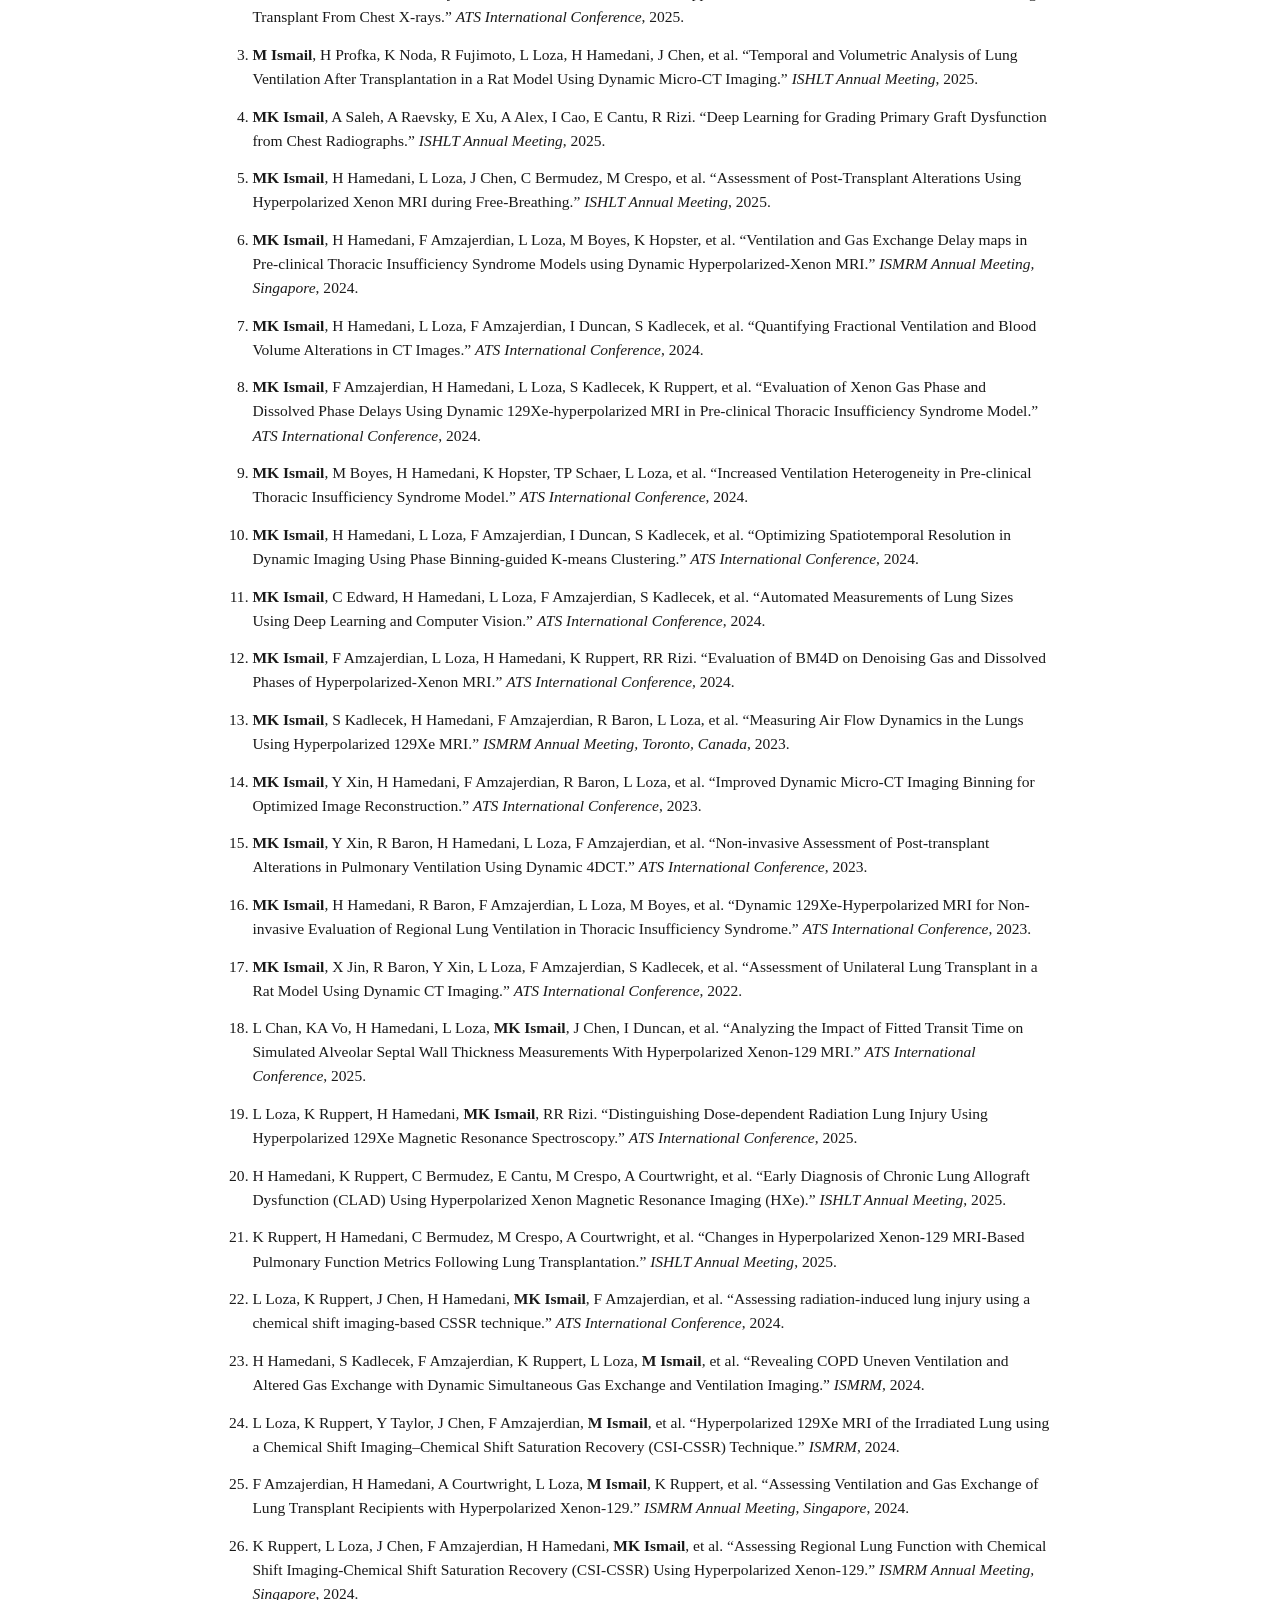
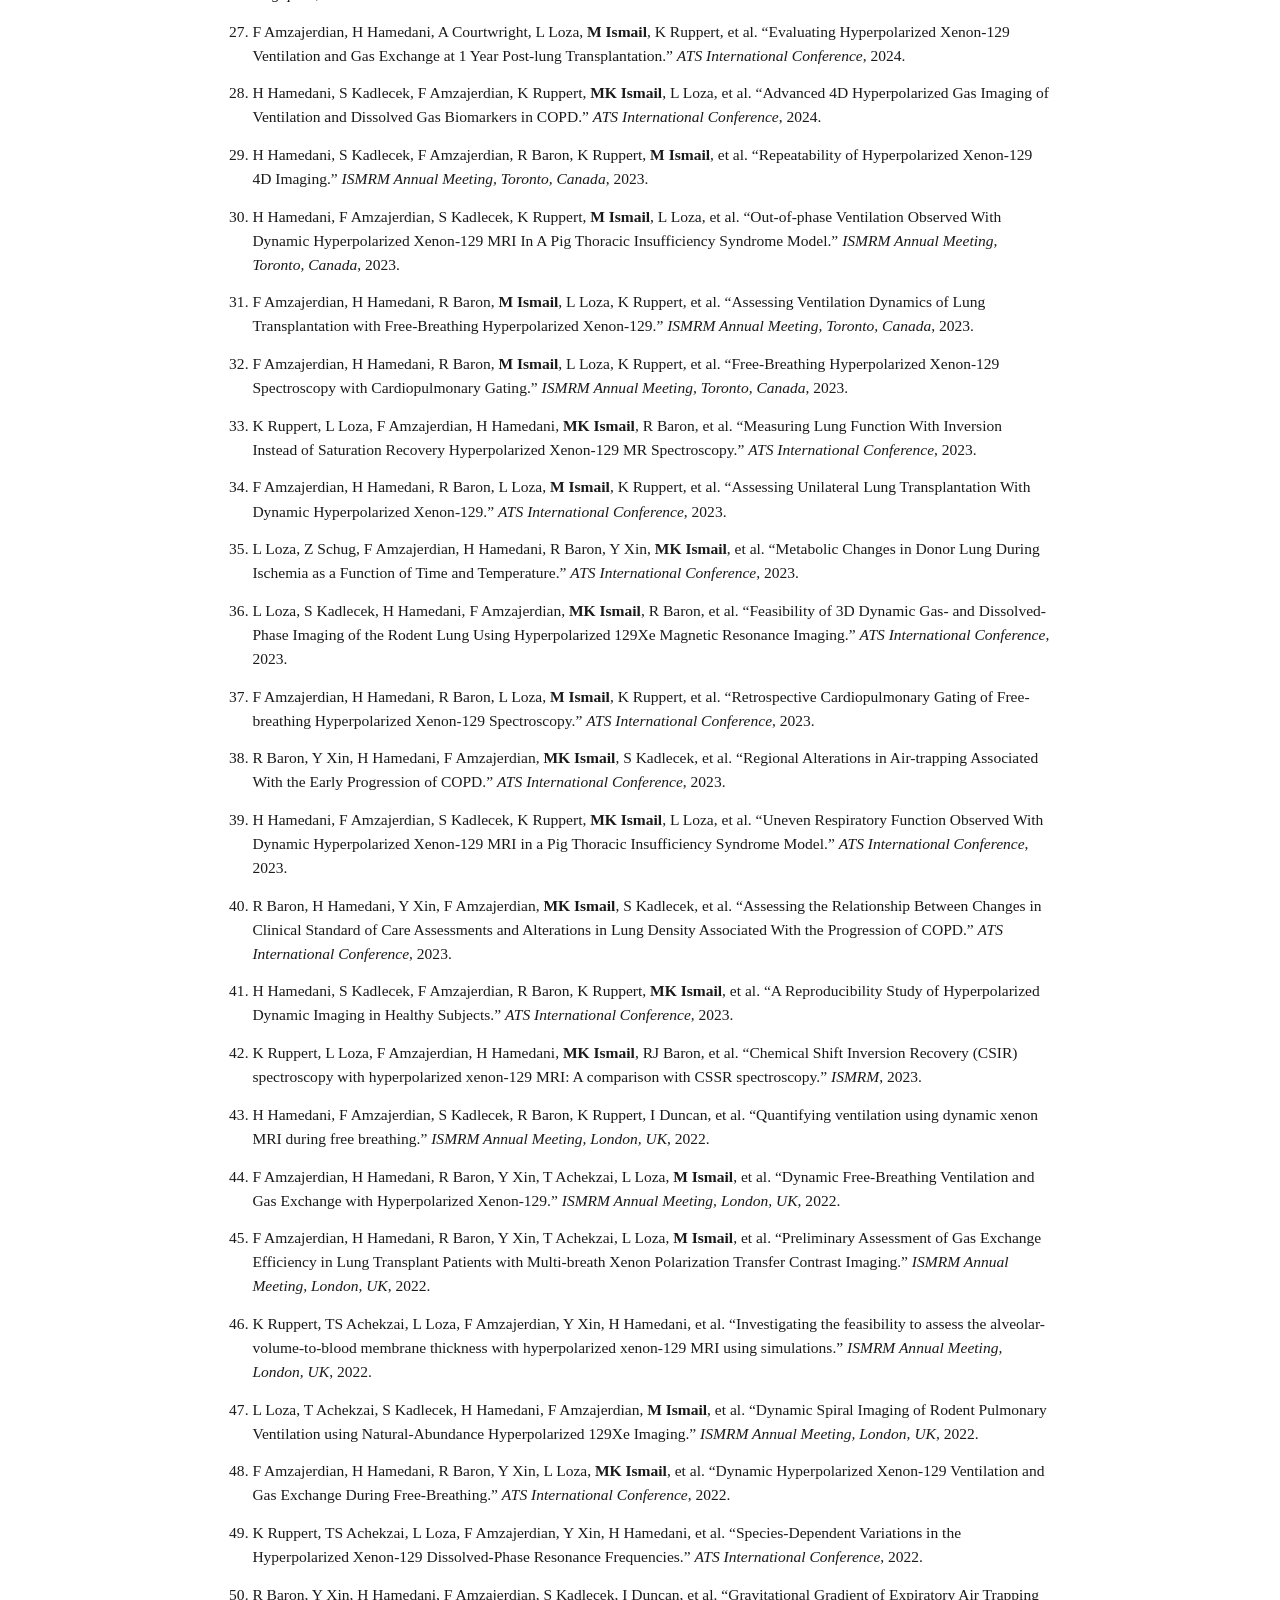
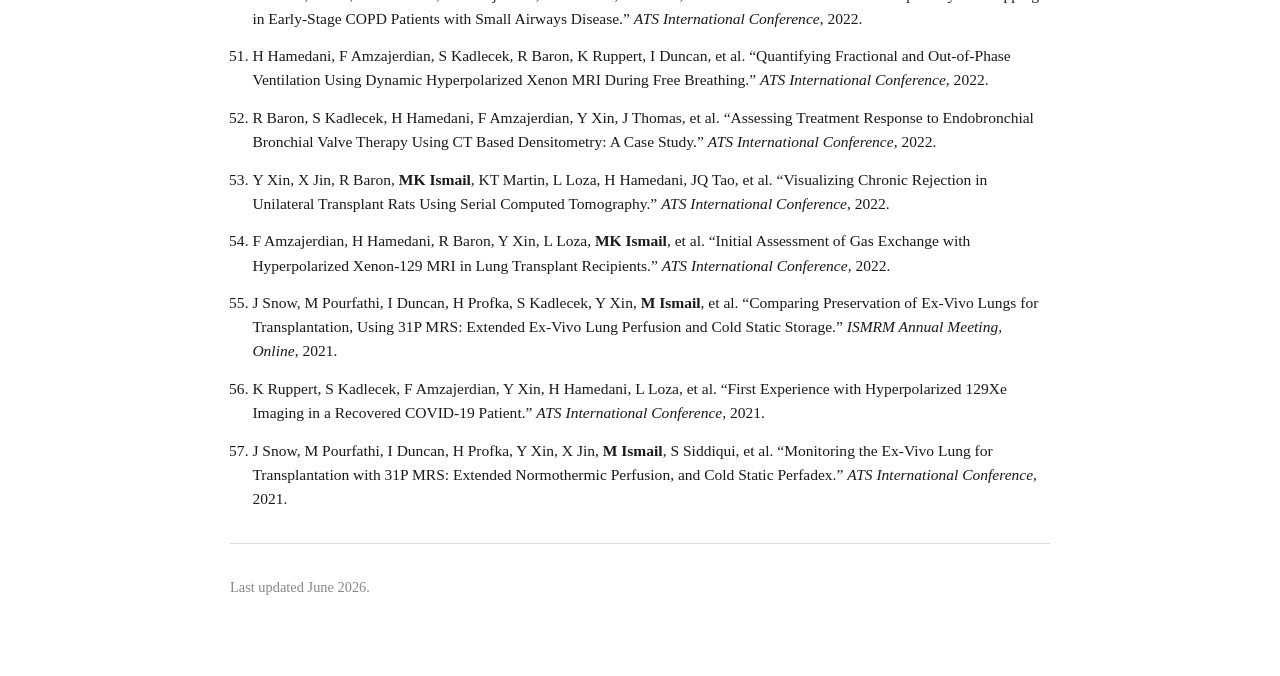
<file: publications.html>
<!DOCTYPE html>
<html lang="en">
<head>
  <meta charset="UTF-8" />
  <meta name="viewport" content="width=device-width, initial-scale=1.0" />
  <title>Publications — Mostafa Ismail</title>
  <meta name="description" content="Publications and presentations by Mostafa Ismail." />
  <link rel="stylesheet" href="style.css" />
</head>
<body>
  <div class="cover">
    <div class="cover-inner">
      <h1>Mostafa Ismail</h1>
      <p class="tagline">Medical Imaging AI Researcher | PhD Candidate at Penn | Computer Vision, CT/MRI/X-ray, Lung Transplantation</p>
    </div>
  </div>
  <div class="wrap">

    <header>
      <nav>
        <a href="index.html">Home</a>
        <a href="education.html">Education</a>
        <a href="experience.html">Experience</a>
        <a href="projects.html">Projects</a>
        <a href="publications.html" class="active">Publications</a>
        <a href="awards.html">Awards</a>
        <a href="assets/cv.pdf" target="_blank" rel="noopener">CV</a>
        <a href="contact.html">Contact</a>
      </nav>
    </header>

    <p class="pub-summary">
      5 peer-reviewed journal articles, 2 peer-reviewed conference articles,
      1 book chapter, and 57 conference abstracts.
    </p>

    <section id="journal">
      <h2>Journal Articles</h2>
      <ol class="pubs">
        <li>G. Li, K. Montazeri, <strong>M. K. Ismail</strong>, M. W. Barsoum, B. Nabet, L. V. Titova. &ldquo;Terahertz Polarizers Based on 2D Ti3C2Tz MXene: Spin Cast from Aqueous Suspensions.&rdquo; <em>Advanced Photonics Research</em>, 2020.</li>
        <li><strong>M. K. Ismail</strong>, T. Araki, W. B. Gefter, Y. Suzuki, A. Raevsky, A. Saleh, S. Yusuf, et al. &ldquo;<a href="https://www.sciencedirect.com/science/article/pii/S1600613524005240" target="_blank" rel="noopener">Artificial Intelligence-Driven Automated Lung Sizing from Chest Radiographs</a>.&rdquo; <em>American Journal of Transplantation</em>, 2025.</li>
        <li>S. Neelakantan, <strong>M. Ismail</strong>, N. Kadivar, E. McGinn, L. Loza, K. J. Myers, et al. &ldquo;Artificial Intelligence-Assisted Multiscale Lung Modeling to Predict Alveolar Septal Wall Stress.&rdquo; <em>Acta Biomaterialia</em>, 2025.</li>
        <li>K. Ruppert, L. Loza, H. Hamedani, <strong>M. Ismail</strong>, J. Chen, I. F. Duncan, H. Profka, et al. &ldquo;Regional Variations in Hyperpolarized 129Xe Lung MRI: Insights from CSI-CSSR and CSSR in Healthy and Irradiated Rat Models.&rdquo; <em>Magnetic Resonance in Medicine</em>, 2025.</li>
        <li><strong>M. K. Ismail</strong>, K. Ruppert, M. Caballo, H. Hamedani, I. Duncan, S. Kadlecek, et al. &ldquo;<a href="https://aapm.onlinelibrary.wiley.com/doi/abs/10.1002/mp.17762" target="_blank" rel="noopener">An Unsupervised Approach for Projection Binning to Reduce Motion Artifacts in Free-Breathing Animal Models</a>.&rdquo; <em>Medical Physics</em>, 2025.</li>
      </ol>
    </section>

    <hr />

    <section id="conference">
      <h2>Conference Proceedings</h2>
      <ol class="pubs">
        <li>S. Neelakantan, <strong>M. K. Ismail</strong>, T. Mukherjee, B. J. Smith, R. Rizi, et al. &ldquo;Volumetric versus Distortional Deformation in Rat Lungs.&rdquo; <em>Medical Imaging 2023: Image-Guided Procedures, Robotic Interventions, and Modeling</em>, 2023.</li>
        <li>S. Neelakantan, <strong>M. Ismail</strong>, L. Loza, T. Mukherjee, K. J. Myers, R. Rizi, et al. &ldquo;4DCT-Derived Lung Kinematics in a Rodent Model of Radiation-Induced Lung Injury.&rdquo; <em>Medical Imaging 2025: Image-Guided Procedures, Robotic Interventions, and Modeling</em>, 2025.</li>
      </ol>
    </section>

    <hr />

    <section id="book">
      <h2>Book Chapters</h2>
      <ol class="pubs">
        <li><strong>M. Ismail</strong>, G. Nair, N. Narula, E. Cantu. &ldquo;Imaging in Lung Transplantation.&rdquo; <em>Chest Imaging: Translating Scientific Discovery into Clinical Practice</em>, Springer, 2026 (accepted).</li>
      </ol>
    </section>

    <hr />

    <section id="thesis">
      <h2>Theses</h2>
      <ol class="pubs">
        <li><strong>M. K. Ismail</strong>. &ldquo;Optimizations of Structured MXene Surfaces for THz Polarization and Plasmonic Photodetection Applications.&rdquo; Master's Thesis, <em>Drexel University</em>, 2020.</li>
      </ol>
    </section>

    <hr />

    <section id="abstracts">
      <h2>Conference Abstracts</h2>
      <ol class="pubs">
        <li><strong>MK Ismail</strong>, H Hamedani, L Loza, J Chen, M Gorora, J Park, E Cantu, et al. &ldquo;Assessing Post-Transplant Lung Function Alterations Using Free-Breathing Hyperpolarized Xenon MRI.&rdquo; <em>American Thoracic Society (ATS) International Conference</em>, 2025.</li>
        <li><strong>MK Ismail</strong>, A Saleh, A Raevsky, E Xu, A Alex, I Cao, I Duncan, K Ruppert, et al. &ldquo;Automated Detection of Edema Post Lung Transplant From Chest X-rays.&rdquo; <em>ATS International Conference</em>, 2025.</li>
        <li><strong>M Ismail</strong>, H Profka, K Noda, R Fujimoto, L Loza, H Hamedani, J Chen, et al. &ldquo;Temporal and Volumetric Analysis of Lung Ventilation After Transplantation in a Rat Model Using Dynamic Micro-CT Imaging.&rdquo; <em>ISHLT Annual Meeting</em>, 2025.</li>
        <li><strong>MK Ismail</strong>, A Saleh, A Raevsky, E Xu, A Alex, I Cao, E Cantu, R Rizi. &ldquo;Deep Learning for Grading Primary Graft Dysfunction from Chest Radiographs.&rdquo; <em>ISHLT Annual Meeting</em>, 2025.</li>
        <li><strong>MK Ismail</strong>, H Hamedani, L Loza, J Chen, C Bermudez, M Crespo, et al. &ldquo;Assessment of Post-Transplant Alterations Using Hyperpolarized Xenon MRI during Free-Breathing.&rdquo; <em>ISHLT Annual Meeting</em>, 2025.</li>
        <li><strong>MK Ismail</strong>, H Hamedani, F Amzajerdian, L Loza, M Boyes, K Hopster, et al. &ldquo;Ventilation and Gas Exchange Delay maps in Pre-clinical Thoracic Insufficiency Syndrome Models using Dynamic Hyperpolarized-Xenon MRI.&rdquo; <em>ISMRM Annual Meeting, Singapore</em>, 2024.</li>
        <li><strong>MK Ismail</strong>, H Hamedani, L Loza, F Amzajerdian, I Duncan, S Kadlecek, et al. &ldquo;Quantifying Fractional Ventilation and Blood Volume Alterations in CT Images.&rdquo; <em>ATS International Conference</em>, 2024.</li>
        <li><strong>MK Ismail</strong>, F Amzajerdian, H Hamedani, L Loza, S Kadlecek, K Ruppert, et al. &ldquo;Evaluation of Xenon Gas Phase and Dissolved Phase Delays Using Dynamic 129Xe-hyperpolarized MRI in Pre-clinical Thoracic Insufficiency Syndrome Model.&rdquo; <em>ATS International Conference</em>, 2024.</li>
        <li><strong>MK Ismail</strong>, M Boyes, H Hamedani, K Hopster, TP Schaer, L Loza, et al. &ldquo;Increased Ventilation Heterogeneity in Pre-clinical Thoracic Insufficiency Syndrome Model.&rdquo; <em>ATS International Conference</em>, 2024.</li>
        <li><strong>MK Ismail</strong>, H Hamedani, L Loza, F Amzajerdian, I Duncan, S Kadlecek, et al. &ldquo;Optimizing Spatiotemporal Resolution in Dynamic Imaging Using Phase Binning-guided K-means Clustering.&rdquo; <em>ATS International Conference</em>, 2024.</li>
        <li><strong>MK Ismail</strong>, C Edward, H Hamedani, L Loza, F Amzajerdian, S Kadlecek, et al. &ldquo;Automated Measurements of Lung Sizes Using Deep Learning and Computer Vision.&rdquo; <em>ATS International Conference</em>, 2024.</li>
        <li><strong>MK Ismail</strong>, F Amzajerdian, L Loza, H Hamedani, K Ruppert, RR Rizi. &ldquo;Evaluation of BM4D on Denoising Gas and Dissolved Phases of Hyperpolarized-Xenon MRI.&rdquo; <em>ATS International Conference</em>, 2024.</li>
        <li><strong>MK Ismail</strong>, S Kadlecek, H Hamedani, F Amzajerdian, R Baron, L Loza, et al. &ldquo;Measuring Air Flow Dynamics in the Lungs Using Hyperpolarized 129Xe MRI.&rdquo; <em>ISMRM Annual Meeting, Toronto, Canada</em>, 2023.</li>
        <li><strong>MK Ismail</strong>, Y Xin, H Hamedani, F Amzajerdian, R Baron, L Loza, et al. &ldquo;Improved Dynamic Micro-CT Imaging Binning for Optimized Image Reconstruction.&rdquo; <em>ATS International Conference</em>, 2023.</li>
        <li><strong>MK Ismail</strong>, Y Xin, R Baron, H Hamedani, L Loza, F Amzajerdian, et al. &ldquo;Non-invasive Assessment of Post-transplant Alterations in Pulmonary Ventilation Using Dynamic 4DCT.&rdquo; <em>ATS International Conference</em>, 2023.</li>
        <li><strong>MK Ismail</strong>, H Hamedani, R Baron, F Amzajerdian, L Loza, M Boyes, et al. &ldquo;Dynamic 129Xe-Hyperpolarized MRI for Non-invasive Evaluation of Regional Lung Ventilation in Thoracic Insufficiency Syndrome.&rdquo; <em>ATS International Conference</em>, 2023.</li>
        <li><strong>MK Ismail</strong>, X Jin, R Baron, Y Xin, L Loza, F Amzajerdian, S Kadlecek, et al. &ldquo;Assessment of Unilateral Lung Transplant in a Rat Model Using Dynamic CT Imaging.&rdquo; <em>ATS International Conference</em>, 2022.</li>
        <li>L Chan, KA Vo, H Hamedani, L Loza, <strong>MK Ismail</strong>, J Chen, I Duncan, et al. &ldquo;Analyzing the Impact of Fitted Transit Time on Simulated Alveolar Septal Wall Thickness Measurements With Hyperpolarized Xenon-129 MRI.&rdquo; <em>ATS International Conference</em>, 2025.</li>
        <li>L Loza, K Ruppert, H Hamedani, <strong>MK Ismail</strong>, RR Rizi. &ldquo;Distinguishing Dose-dependent Radiation Lung Injury Using Hyperpolarized 129Xe Magnetic Resonance Spectroscopy.&rdquo; <em>ATS International Conference</em>, 2025.</li>
        <li>H Hamedani, K Ruppert, C Bermudez, E Cantu, M Crespo, A Courtwright, et al. &ldquo;Early Diagnosis of Chronic Lung Allograft Dysfunction (CLAD) Using Hyperpolarized Xenon Magnetic Resonance Imaging (HXe).&rdquo; <em>ISHLT Annual Meeting</em>, 2025.</li>
        <li>K Ruppert, H Hamedani, C Bermudez, M Crespo, A Courtwright, et al. &ldquo;Changes in Hyperpolarized Xenon-129 MRI-Based Pulmonary Function Metrics Following Lung Transplantation.&rdquo; <em>ISHLT Annual Meeting</em>, 2025.</li>
        <li>L Loza, K Ruppert, J Chen, H Hamedani, <strong>MK Ismail</strong>, F Amzajerdian, et al. &ldquo;Assessing radiation-induced lung injury using a chemical shift imaging-based CSSR technique.&rdquo; <em>ATS International Conference</em>, 2024.</li>
        <li>H Hamedani, S Kadlecek, F Amzajerdian, K Ruppert, L Loza, <strong>M Ismail</strong>, et al. &ldquo;Revealing COPD Uneven Ventilation and Altered Gas Exchange with Dynamic Simultaneous Gas Exchange and Ventilation Imaging.&rdquo; <em>ISMRM</em>, 2024.</li>
        <li>L Loza, K Ruppert, Y Taylor, J Chen, F Amzajerdian, <strong>M Ismail</strong>, et al. &ldquo;Hyperpolarized 129Xe MRI of the Irradiated Lung using a Chemical Shift Imaging&ndash;Chemical Shift Saturation Recovery (CSI-CSSR) Technique.&rdquo; <em>ISMRM</em>, 2024.</li>
        <li>F Amzajerdian, H Hamedani, A Courtwright, L Loza, <strong>M Ismail</strong>, K Ruppert, et al. &ldquo;Assessing Ventilation and Gas Exchange of Lung Transplant Recipients with Hyperpolarized Xenon-129.&rdquo; <em>ISMRM Annual Meeting, Singapore</em>, 2024.</li>
        <li>K Ruppert, L Loza, J Chen, F Amzajerdian, H Hamedani, <strong>MK Ismail</strong>, et al. &ldquo;Assessing Regional Lung Function with Chemical Shift Imaging-Chemical Shift Saturation Recovery (CSI-CSSR) Using Hyperpolarized Xenon-129.&rdquo; <em>ISMRM Annual Meeting, Singapore</em>, 2024.</li>
        <li>F Amzajerdian, H Hamedani, A Courtwright, L Loza, <strong>M Ismail</strong>, K Ruppert, et al. &ldquo;Evaluating Hyperpolarized Xenon-129 Ventilation and Gas Exchange at 1 Year Post-lung Transplantation.&rdquo; <em>ATS International Conference</em>, 2024.</li>
        <li>H Hamedani, S Kadlecek, F Amzajerdian, K Ruppert, <strong>MK Ismail</strong>, L Loza, et al. &ldquo;Advanced 4D Hyperpolarized Gas Imaging of Ventilation and Dissolved Gas Biomarkers in COPD.&rdquo; <em>ATS International Conference</em>, 2024.</li>
        <li>H Hamedani, S Kadlecek, F Amzajerdian, R Baron, K Ruppert, <strong>M Ismail</strong>, et al. &ldquo;Repeatability of Hyperpolarized Xenon-129 4D Imaging.&rdquo; <em>ISMRM Annual Meeting, Toronto, Canada</em>, 2023.</li>
        <li>H Hamedani, F Amzajerdian, S Kadlecek, K Ruppert, <strong>M Ismail</strong>, L Loza, et al. &ldquo;Out-of-phase Ventilation Observed With Dynamic Hyperpolarized Xenon-129 MRI In A Pig Thoracic Insufficiency Syndrome Model.&rdquo; <em>ISMRM Annual Meeting, Toronto, Canada</em>, 2023.</li>
        <li>F Amzajerdian, H Hamedani, R Baron, <strong>M Ismail</strong>, L Loza, K Ruppert, et al. &ldquo;Assessing Ventilation Dynamics of Lung Transplantation with Free-Breathing Hyperpolarized Xenon-129.&rdquo; <em>ISMRM Annual Meeting, Toronto, Canada</em>, 2023.</li>
        <li>F Amzajerdian, H Hamedani, R Baron, <strong>M Ismail</strong>, L Loza, K Ruppert, et al. &ldquo;Free-Breathing Hyperpolarized Xenon-129 Spectroscopy with Cardiopulmonary Gating.&rdquo; <em>ISMRM Annual Meeting, Toronto, Canada</em>, 2023.</li>
        <li>K Ruppert, L Loza, F Amzajerdian, H Hamedani, <strong>MK Ismail</strong>, R Baron, et al. &ldquo;Measuring Lung Function With Inversion Instead of Saturation Recovery Hyperpolarized Xenon-129 MR Spectroscopy.&rdquo; <em>ATS International Conference</em>, 2023.</li>
        <li>F Amzajerdian, H Hamedani, R Baron, L Loza, <strong>M Ismail</strong>, K Ruppert, et al. &ldquo;Assessing Unilateral Lung Transplantation With Dynamic Hyperpolarized Xenon-129.&rdquo; <em>ATS International Conference</em>, 2023.</li>
        <li>L Loza, Z Schug, F Amzajerdian, H Hamedani, R Baron, Y Xin, <strong>MK Ismail</strong>, et al. &ldquo;Metabolic Changes in Donor Lung During Ischemia as a Function of Time and Temperature.&rdquo; <em>ATS International Conference</em>, 2023.</li>
        <li>L Loza, S Kadlecek, H Hamedani, F Amzajerdian, <strong>MK Ismail</strong>, R Baron, et al. &ldquo;Feasibility of 3D Dynamic Gas- and Dissolved-Phase Imaging of the Rodent Lung Using Hyperpolarized 129Xe Magnetic Resonance Imaging.&rdquo; <em>ATS International Conference</em>, 2023.</li>
        <li>F Amzajerdian, H Hamedani, R Baron, L Loza, <strong>M Ismail</strong>, K Ruppert, et al. &ldquo;Retrospective Cardiopulmonary Gating of Free-breathing Hyperpolarized Xenon-129 Spectroscopy.&rdquo; <em>ATS International Conference</em>, 2023.</li>
        <li>R Baron, Y Xin, H Hamedani, F Amzajerdian, <strong>MK Ismail</strong>, S Kadlecek, et al. &ldquo;Regional Alterations in Air-trapping Associated With the Early Progression of COPD.&rdquo; <em>ATS International Conference</em>, 2023.</li>
        <li>H Hamedani, F Amzajerdian, S Kadlecek, K Ruppert, <strong>MK Ismail</strong>, L Loza, et al. &ldquo;Uneven Respiratory Function Observed With Dynamic Hyperpolarized Xenon-129 MRI in a Pig Thoracic Insufficiency Syndrome Model.&rdquo; <em>ATS International Conference</em>, 2023.</li>
        <li>R Baron, H Hamedani, Y Xin, F Amzajerdian, <strong>MK Ismail</strong>, S Kadlecek, et al. &ldquo;Assessing the Relationship Between Changes in Clinical Standard of Care Assessments and Alterations in Lung Density Associated With the Progression of COPD.&rdquo; <em>ATS International Conference</em>, 2023.</li>
        <li>H Hamedani, S Kadlecek, F Amzajerdian, R Baron, K Ruppert, <strong>MK Ismail</strong>, et al. &ldquo;A Reproducibility Study of Hyperpolarized Dynamic Imaging in Healthy Subjects.&rdquo; <em>ATS International Conference</em>, 2023.</li>
        <li>K Ruppert, L Loza, F Amzajerdian, H Hamedani, <strong>MK Ismail</strong>, RJ Baron, et al. &ldquo;Chemical Shift Inversion Recovery (CSIR) spectroscopy with hyperpolarized xenon-129 MRI: A comparison with CSSR spectroscopy.&rdquo; <em>ISMRM</em>, 2023.</li>
        <li>H Hamedani, F Amzajerdian, S Kadlecek, R Baron, K Ruppert, I Duncan, et al. &ldquo;Quantifying ventilation using dynamic xenon MRI during free breathing.&rdquo; <em>ISMRM Annual Meeting, London, UK</em>, 2022.</li>
        <li>F Amzajerdian, H Hamedani, R Baron, Y Xin, T Achekzai, L Loza, <strong>M Ismail</strong>, et al. &ldquo;Dynamic Free-Breathing Ventilation and Gas Exchange with Hyperpolarized Xenon-129.&rdquo; <em>ISMRM Annual Meeting, London, UK</em>, 2022.</li>
        <li>F Amzajerdian, H Hamedani, R Baron, Y Xin, T Achekzai, L Loza, <strong>M Ismail</strong>, et al. &ldquo;Preliminary Assessment of Gas Exchange Efficiency in Lung Transplant Patients with Multi-breath Xenon Polarization Transfer Contrast Imaging.&rdquo; <em>ISMRM Annual Meeting, London, UK</em>, 2022.</li>
        <li>K Ruppert, TS Achekzai, L Loza, F Amzajerdian, Y Xin, H Hamedani, et al. &ldquo;Investigating the feasibility to assess the alveolar-volume-to-blood membrane thickness with hyperpolarized xenon-129 MRI using simulations.&rdquo; <em>ISMRM Annual Meeting, London, UK</em>, 2022.</li>
        <li>L Loza, T Achekzai, S Kadlecek, H Hamedani, F Amzajerdian, <strong>M Ismail</strong>, et al. &ldquo;Dynamic Spiral Imaging of Rodent Pulmonary Ventilation using Natural-Abundance Hyperpolarized 129Xe Imaging.&rdquo; <em>ISMRM Annual Meeting, London, UK</em>, 2022.</li>
        <li>F Amzajerdian, H Hamedani, R Baron, Y Xin, L Loza, <strong>MK Ismail</strong>, et al. &ldquo;Dynamic Hyperpolarized Xenon-129 Ventilation and Gas Exchange During Free-Breathing.&rdquo; <em>ATS International Conference</em>, 2022.</li>
        <li>K Ruppert, TS Achekzai, L Loza, F Amzajerdian, Y Xin, H Hamedani, et al. &ldquo;Species-Dependent Variations in the Hyperpolarized Xenon-129 Dissolved-Phase Resonance Frequencies.&rdquo; <em>ATS International Conference</em>, 2022.</li>
        <li>R Baron, Y Xin, H Hamedani, F Amzajerdian, S Kadlecek, I Duncan, et al. &ldquo;Gravitational Gradient of Expiratory Air Trapping in Early-Stage COPD Patients with Small Airways Disease.&rdquo; <em>ATS International Conference</em>, 2022.</li>
        <li>H Hamedani, F Amzajerdian, S Kadlecek, R Baron, K Ruppert, I Duncan, et al. &ldquo;Quantifying Fractional and Out-of-Phase Ventilation Using Dynamic Hyperpolarized Xenon MRI During Free Breathing.&rdquo; <em>ATS International Conference</em>, 2022.</li>
        <li>R Baron, S Kadlecek, H Hamedani, F Amzajerdian, Y Xin, J Thomas, et al. &ldquo;Assessing Treatment Response to Endobronchial Bronchial Valve Therapy Using CT Based Densitometry: A Case Study.&rdquo; <em>ATS International Conference</em>, 2022.</li>
        <li>Y Xin, X Jin, R Baron, <strong>MK Ismail</strong>, KT Martin, L Loza, H Hamedani, JQ Tao, et al. &ldquo;Visualizing Chronic Rejection in Unilateral Transplant Rats Using Serial Computed Tomography.&rdquo; <em>ATS International Conference</em>, 2022.</li>
        <li>F Amzajerdian, H Hamedani, R Baron, Y Xin, L Loza, <strong>MK Ismail</strong>, et al. &ldquo;Initial Assessment of Gas Exchange with Hyperpolarized Xenon-129 MRI in Lung Transplant Recipients.&rdquo; <em>ATS International Conference</em>, 2022.</li>
        <li>J Snow, M Pourfathi, I Duncan, H Profka, S Kadlecek, Y Xin, <strong>M Ismail</strong>, et al. &ldquo;Comparing Preservation of Ex-Vivo Lungs for Transplantation, Using 31P MRS: Extended Ex-Vivo Lung Perfusion and Cold Static Storage.&rdquo; <em>ISMRM Annual Meeting, Online</em>, 2021.</li>
        <li>K Ruppert, S Kadlecek, F Amzajerdian, Y Xin, H Hamedani, L Loza, et al. &ldquo;First Experience with Hyperpolarized 129Xe Imaging in a Recovered COVID-19 Patient.&rdquo; <em>ATS International Conference</em>, 2021.</li>
        <li>J Snow, M Pourfathi, I Duncan, H Profka, Y Xin, X Jin, <strong>M Ismail</strong>, S Siddiqui, et al. &ldquo;Monitoring the Ex-Vivo Lung for Transplantation with 31P MRS: Extended Normothermic Perfusion, and Cold Static Perfadex.&rdquo; <em>ATS International Conference</em>, 2021.</li>
      </ol>
    </section>

    <hr />

    <footer>
      <p>Last updated June 2026.</p>
    </footer>

  </div>
</body>
</html>
</file>
<file: style.css>
html {
  font-size: 16px;
}

body {
  margin: 0;
  background: #ffffff;
  color: #1a1a1a;
  font-family: Georgia, "Times New Roman", Times, serif;
  line-height: 1.55;
}

/* Full-width cover / hero banner */
.cover {
  width: 100%;
  height: 260px;
  background-color: #1b3a5b;
  background-image: linear-gradient(120deg, #1b3a5b 0%, #2c5d8a 50%, #3f7cb0 100%);
  background-size: cover;
  background-position: center;
  background-repeat: no-repeat;
  display: flex;
  align-items: flex-end;
}

.cover-inner {
  max-width: 820px;
  width: 100%;
  margin: 0 auto;
  padding: 0 1.25rem 1.5rem;
}

.cover-inner h1 {
  margin: 0;
  color: #fff;
  font-size: 2.8rem;
  font-weight: 700;
  letter-spacing: -0.01em;
  text-shadow: 0 2px 10px rgba(0, 0, 0, 0.55);
}

.cover-inner .tagline {
  margin: .35rem 0 0;
  color: #eef3f8;
  font-size: 1rem;
  font-weight: 400;
  text-shadow: 0 1px 7px rgba(0, 0, 0, 0.6);
}

.wrap {
  max-width: 820px;
  margin: 0 auto;
  padding: 3rem 1.25rem 4rem;
}

.cover + .wrap { padding-top: 2rem; }

/* Header */
header h1 {
  margin: 0 0 .35rem;
  font-size: 2rem;
  font-weight: 700;
  letter-spacing: -0.01em;
}

nav {
  display: flex;
  flex-wrap: wrap;
  gap: .4rem;
  margin-bottom: 2.25rem;
}

nav a {
  display: inline-block;
  padding: .42rem .7rem;
  border: 1px solid #d8dde3;
  border-radius: 7px;
  font-size: .9rem;
  color: #2c5d8a;
  background: #f7f9fb;
  text-decoration: none;
  white-space: nowrap;
  transition: background .12s ease, border-color .12s ease;
}

nav a:hover {
  background: #eaf0f6;
  border-color: #2c5d8a;
  text-decoration: none;
}

nav a.active {
  background: #2c5d8a;
  border-color: #2c5d8a;
  color: #fff;
  font-weight: 600;
  cursor: default;
}

.cv-note {
  font-size: .95rem;
  color: #555;
  margin: 0 0 1.5rem;
}

.pub-summary {
  font-size: .95rem;
  color: #555;
  font-style: italic;
  margin: 0 0 1.5rem;
}

.contact-table {
  border-collapse: collapse;
  margin-top: .5rem;
}
.contact-table td {
  padding: .35rem 1.5rem .35rem 0;
  vertical-align: top;
}
.contact-table td:first-child {
  color: #888;
  white-space: nowrap;
  font-size: .95rem;
}

/* Links — classic academic blue */
a {
  color: #0645ad;
  text-decoration: none;
}
a:hover { text-decoration: underline; }

/* Intro with floated photo */
.intro {
  overflow: hidden;
}

.photo {
  float: right;
  width: 230px;
  height: auto;
  margin: 0 0 1rem 1.75rem;
  border-radius: 3px;
}

.intro p { margin: 0 0 1rem; }

.travel-photo {
  float: left;
  width: 240px;
  height: auto;
  margin: .3rem 1.5rem 1rem 0;
  border-radius: 3px;
}

@media (max-width: 560px) {
  .travel-photo { float: none; display: block; margin: 0 0 1rem; width: 100%; }
}

.contact-links {
  font-size: .98rem;
}

.aka {
  font-size: .9rem;
  color: #888;
  font-style: italic;
  margin: .25rem 0 0;
}

/* Section headings */
h2 {
  font-size: 1.35rem;
  font-weight: 700;
  color: #2c5d8a;
  margin: 0 0 .9rem;
  padding-bottom: .3rem;
  border-bottom: 2px solid #e5e5e5;
}

hr {
  border: none;
  border-top: 1px solid #ddd;
  margin: 2rem 0;
}

section { clear: both; }

/* Lists */
ul, ol { margin: .5rem 0; padding-left: 1.4rem; }

ul.news, ul.teaching { list-style: none; padding-left: 0; }
ul.news li, ul.teaching li { margin-bottom: .5rem; }

.date {
  display: inline-block;
  min-width: 6.5rem;
  color: #888;
  font-size: .9rem;
}

/* Publications */
.pub { margin-bottom: 1.25rem; }
.pub-title { font-weight: 700; }
.pub-authors { font-size: .98rem; }
.pub-venue { font-size: .95rem; color: #444; }
.pub-date { font-size: .85rem; color: #888; margin: .1rem 0 .2rem; }

.project-figure {
  display: block;
  max-width: 100%;
  height: auto;
  margin: .9rem 0 .25rem;
  border: 1px solid #e5e5e5;
  border-radius: 4px;
}

/* Awards */
.award { margin-bottom: 1.1rem; }
.award-title { font-weight: 700; font-size: 1.02rem; }
.award-meta { font-size: .9rem; color: #888; }
.award-desc { font-size: .93rem; color: #444; margin-top: .15rem; }

/* Coursework lists */
ul.courses {
  list-style: none;
  padding-left: 0;
  columns: 2;
  column-gap: 2rem;
}
ul.courses li {
  margin-bottom: .4rem;
  font-size: .95rem;
  break-inside: avoid;
}
ul.courses .code {
  display: inline-block;
  min-width: 4.5rem;
  font-weight: 700;
  color: #2c5d8a;
}

@media (max-width: 560px) {
  ul.courses { columns: 1; }
}

ol.pubs li { margin-bottom: .85rem; font-size: .97rem; }

h3.sub {
  font-size: 1.05rem;
  font-weight: 700;
  color: #2c5d8a;
  margin: 2.75rem 0 1.1rem;
  padding-top: 1.5rem;
  border-top: 2px solid #e5e5e5;
  text-transform: uppercase;
  letter-spacing: 0.04em;
}

h3.sub:first-of-type {
  margin-top: 1rem;
  padding-top: 0;
  border-top: none;
}

#projects h3.sub {
  font-size: .88rem;
  font-weight: 400;
  font-style: italic;
  color: #888;
  text-transform: none;
  letter-spacing: 0;
}

.entry { margin-bottom: 1.25rem; }
.entry-head { display: flex; justify-content: space-between; align-items: baseline; gap: 1rem; flex-wrap: wrap; }
.entry-head h3 { margin: 0; font-size: 1.05rem; }
.org { margin: .1rem 0 .4rem; color: #555; font-style: italic; font-size: .95rem; }
.entry ul { margin: .3rem 0; }
.entry ul li { font-size: .96rem; margin-bottom: .2rem; }
.thesis { margin: .2rem 0; font-size: .96rem; }

footer {
  color: #888;
  font-size: .9rem;
}

/* Responsive */
@media (max-width: 560px) {
  .cover { height: 150px; }
  .cover-inner { padding-bottom: 1rem; }
  .cover-inner h1 { font-size: 1.9rem; }
  .wrap { padding: 2rem 1.1rem 3rem; }
  .photo { float: none; display: block; margin: 0 0 1rem; width: 150px; }
  .date { min-width: 0; display: block; }
}
</file>
